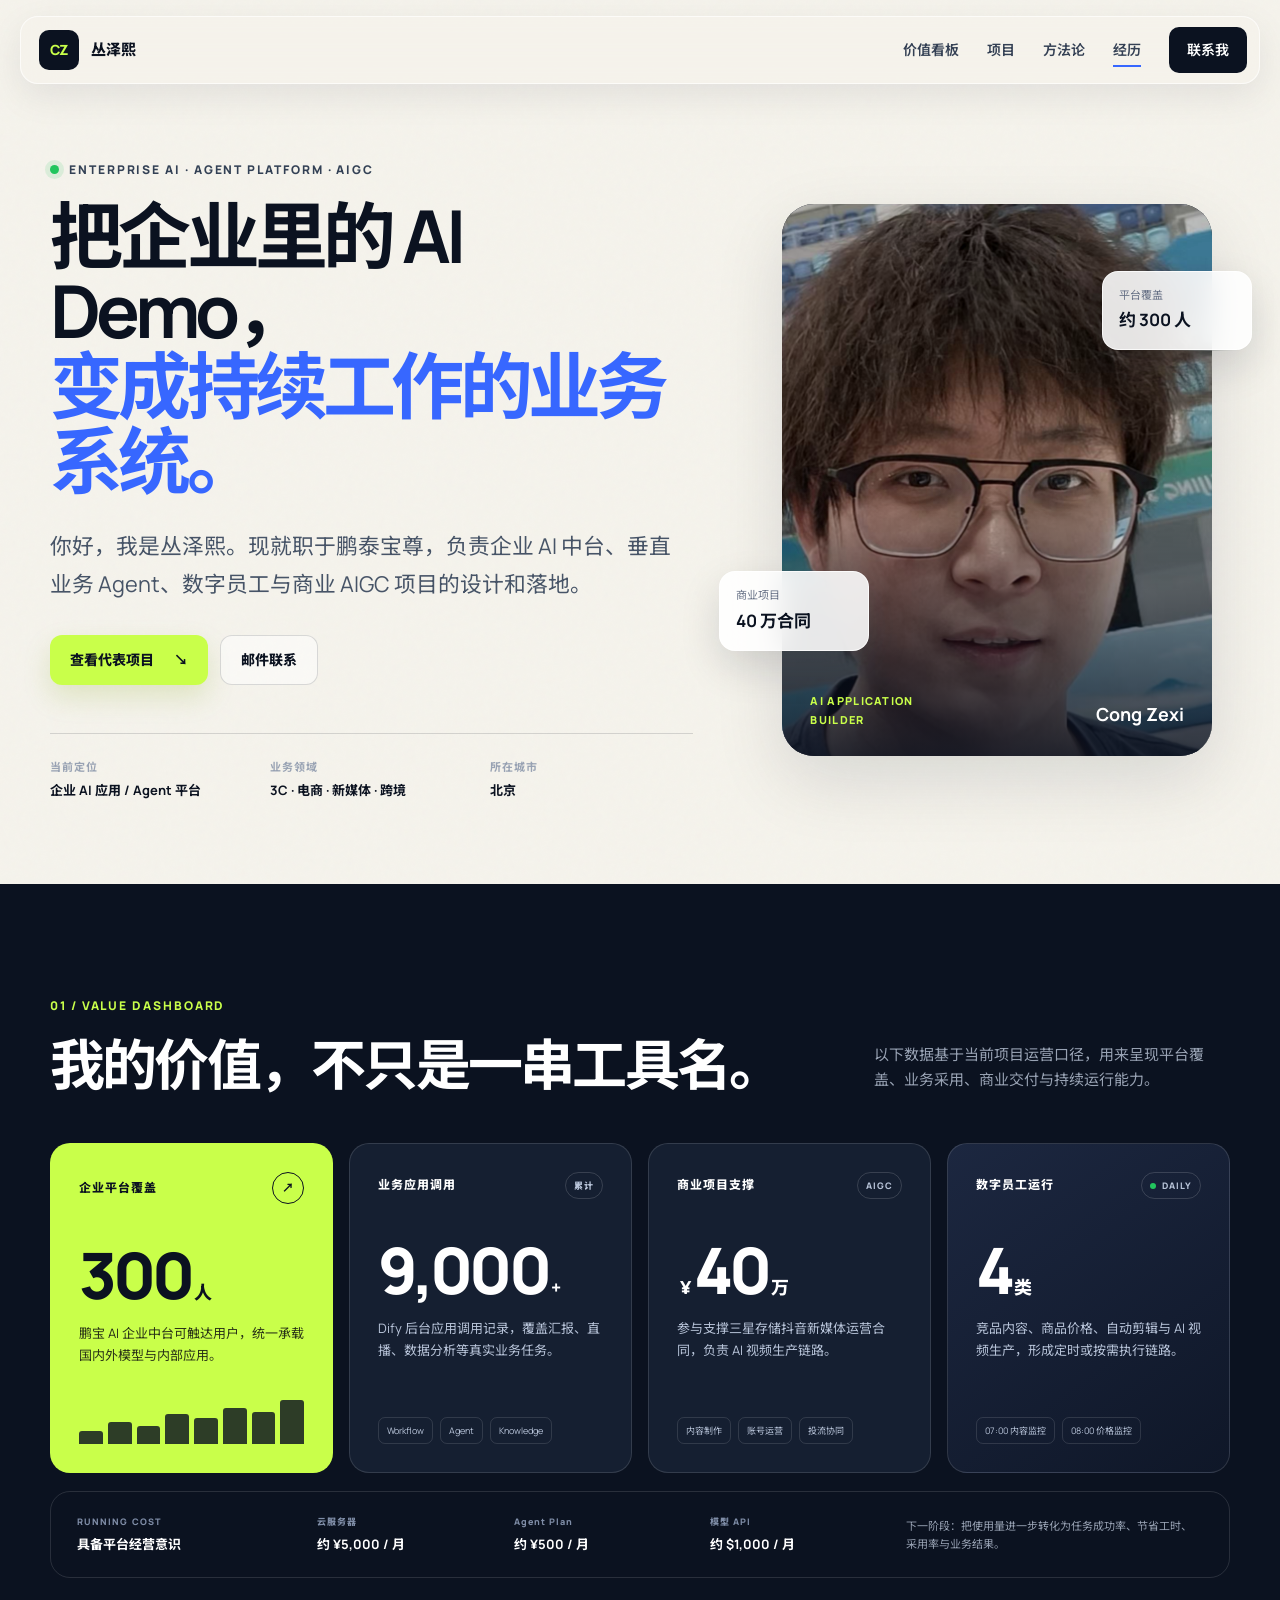
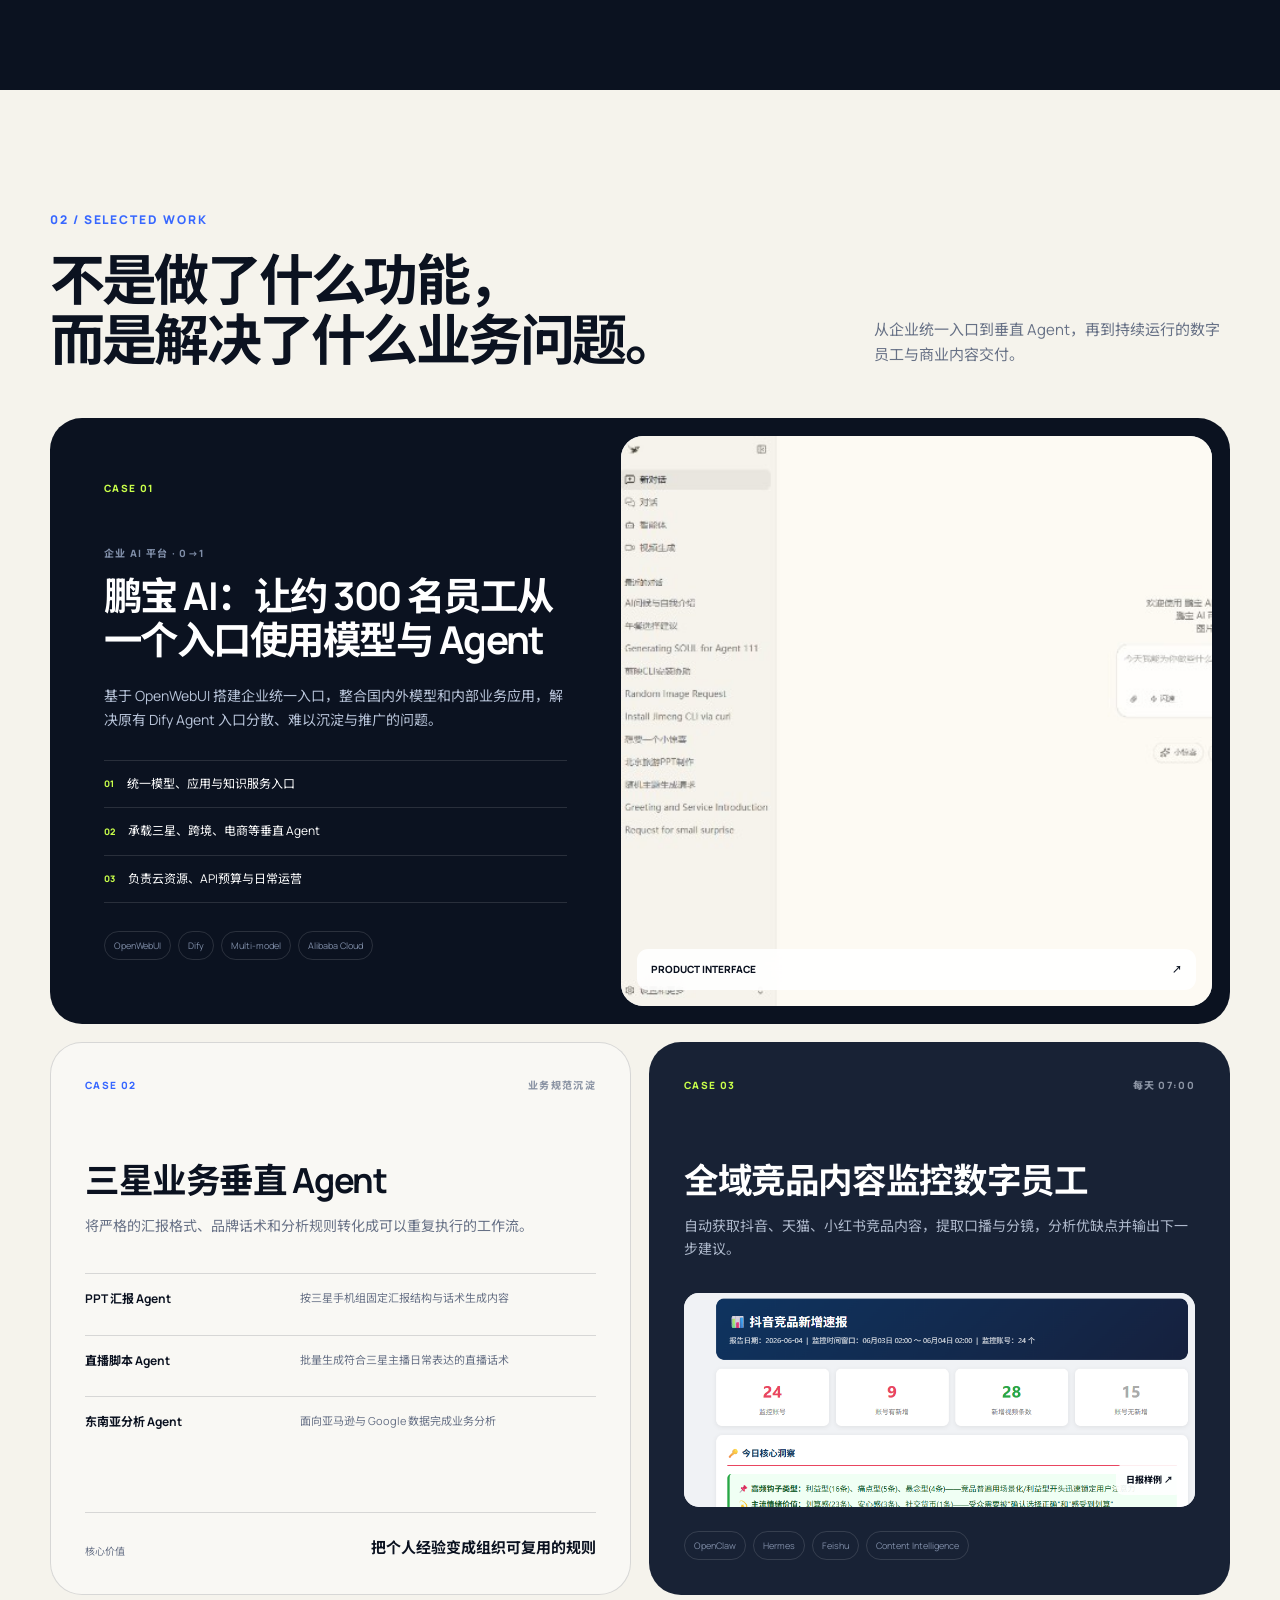
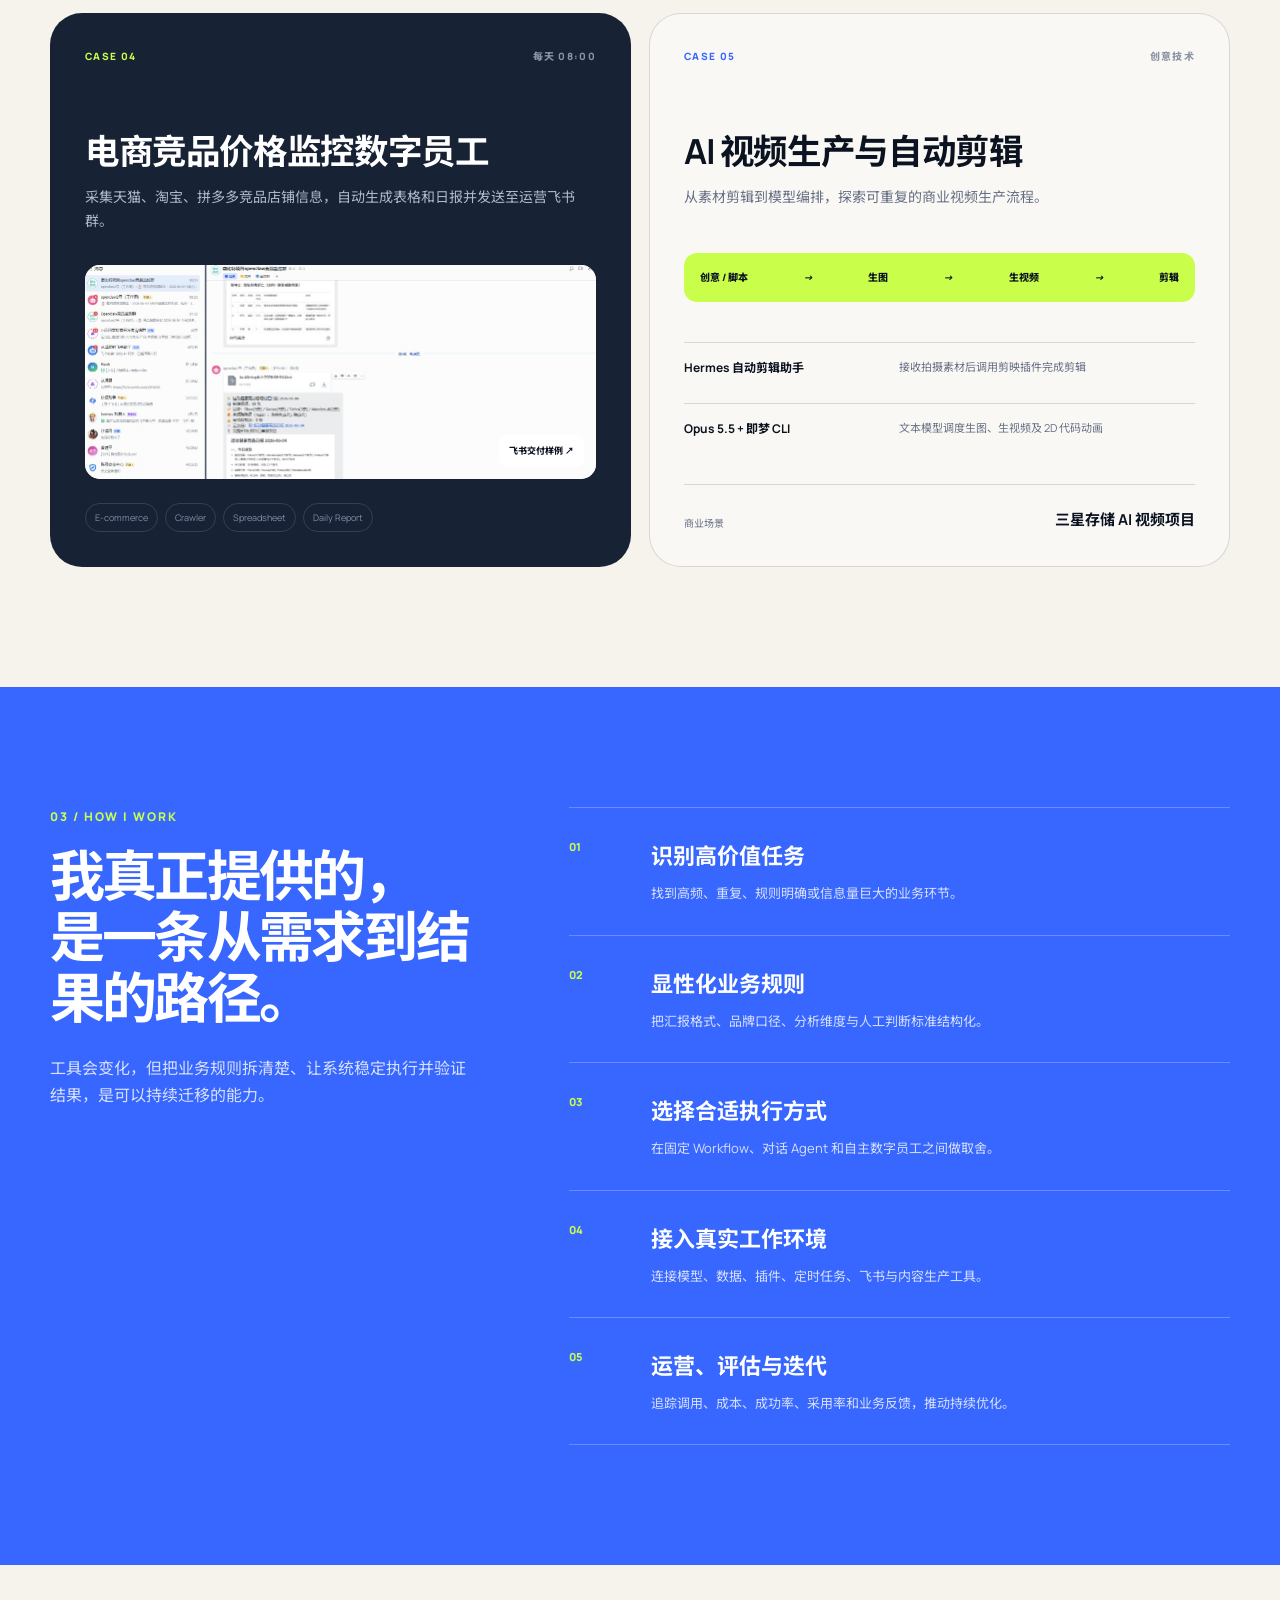
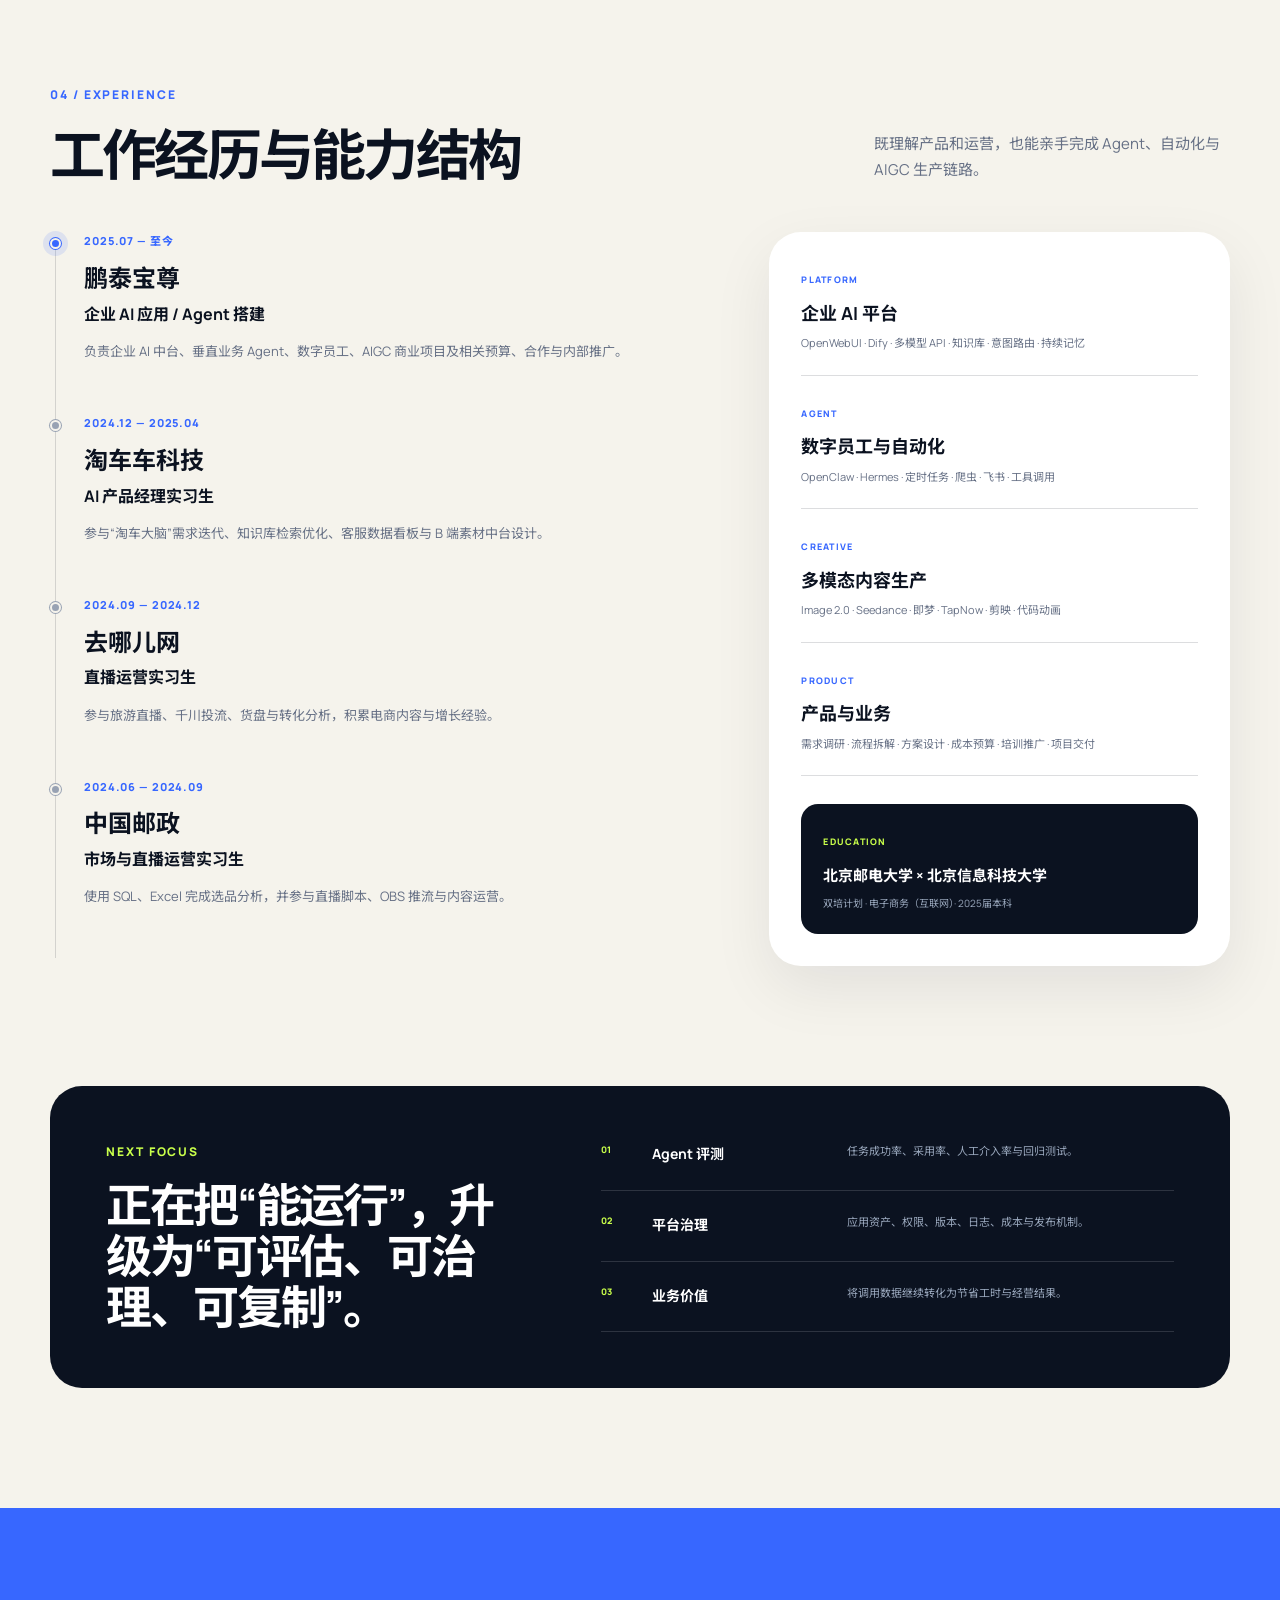
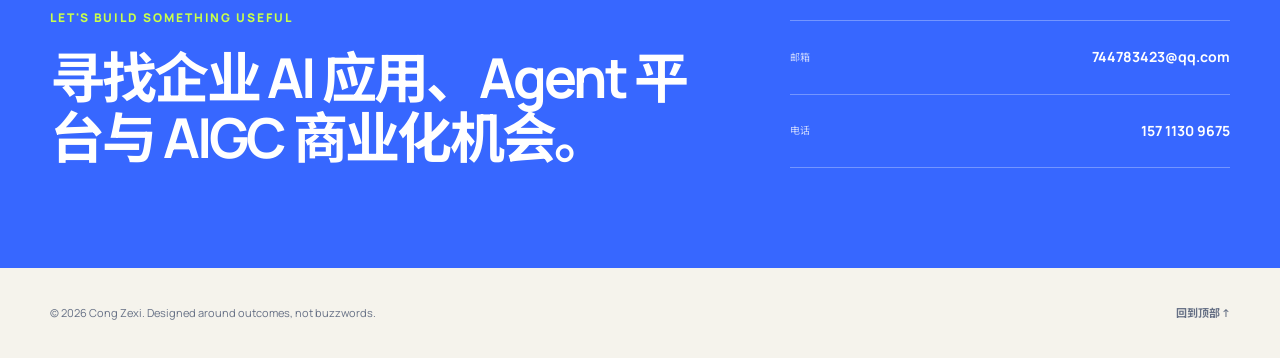
<file: index.html>
<!doctype html>
<html lang="zh-CN">
<head>
  <meta charset="utf-8">
  <meta name="viewport" content="width=device-width, initial-scale=1">
  <meta name="description" content="丛泽熙｜企业 AI 应用架构、Agent 平台与 AIGC 商业化作品集">
  <meta name="theme-color" content="#0b1220">
  <title>丛泽熙｜企业 AI 应用与 Agent 平台</title>
  <link rel="icon" href="data:image/svg+xml,%3Csvg xmlns='http://www.w3.org/2000/svg' viewBox='0 0 64 64'%3E%3Crect width='64' height='64' rx='14' fill='%230b1220'/%3E%3Ctext x='32' y='40' text-anchor='middle' font-family='Arial' font-size='24' font-weight='700' fill='%23c9ff4a'%3ECZ%3C/text%3E%3C/svg%3E">
  <link rel="preconnect" href="https://fonts.googleapis.com">
  <link rel="preconnect" href="https://fonts.gstatic.com" crossorigin>
  <link href="https://fonts.googleapis.com/css2?family=Manrope:wght@400;500;600;700;800&family=Noto+Sans+SC:wght@400;500;600;700;800&display=swap" rel="stylesheet">
  <link rel="stylesheet" href="styles.css">
</head>
<body>
  <a class="skip-link" href="#main">跳到主要内容</a>

  <header class="topbar" id="top">
    <a class="brand" href="#top" aria-label="返回顶部">
      <span class="brand-mark">CZ</span>
      <span class="brand-name">丛泽熙</span>
    </a>
    <button class="nav-toggle" type="button" aria-expanded="false" aria-controls="site-nav">
      <span></span><span></span>
      <span class="sr-only">打开导航</span>
    </button>
    <nav class="site-nav" id="site-nav" aria-label="页面导航">
      <a href="#value">价值看板</a>
      <a href="#projects">项目</a>
      <a href="#method">方法论</a>
      <a href="#experience">经历</a>
      <a class="nav-cta" href="#contact">联系我</a>
    </nav>
  </header>

  <main id="main">
    <section class="hero shell" aria-labelledby="hero-title">
      <div class="hero-copy reveal">
        <p class="eyebrow"><span class="status-dot"></span> Enterprise AI · Agent Platform · AIGC</p>
        <h1 id="hero-title">把企业里的 AI Demo，<br><em>变成持续工作的业务系统。</em></h1>
        <p class="hero-lead">你好，我是丛泽熙。现就职于鹏泰宝尊，负责企业 AI 中台、垂直业务 Agent、数字员工与商业 AIGC 项目的设计和落地。</p>
        <div class="hero-actions">
          <a class="button button-primary" href="#projects">查看代表项目 <span aria-hidden="true">↘</span></a>
          <a class="button button-secondary" href="mailto:744783423@qq.com">邮件联系</a>
        </div>
        <dl class="hero-meta">
          <div><dt>当前定位</dt><dd>企业 AI 应用 / Agent 平台</dd></div>
          <div><dt>业务领域</dt><dd>3C · 电商 · 新媒体 · 跨境</dd></div>
          <div><dt>所在城市</dt><dd>北京</dd></div>
        </dl>
      </div>

      <div class="hero-visual reveal delay-1">
        <div class="portrait-card">
          <div class="portrait-grid" aria-hidden="true"></div>
          <img src="assets/profile.png" alt="丛泽熙个人照片" width="427" height="932">
          <div class="portrait-caption">
            <span>AI Application Builder</span>
            <strong>Cong Zexi</strong>
          </div>
        </div>
        <div class="floating-note note-top">
          <span>平台覆盖</span>
          <strong>约 300 人</strong>
        </div>
        <div class="floating-note note-bottom">
          <span>商业项目</span>
          <strong>40 万合同</strong>
        </div>
      </div>
    </section>

    <section class="value-section" id="value" aria-labelledby="value-title">
      <div class="shell">
        <div class="section-heading reveal">
          <div>
            <p class="section-kicker">01 / VALUE DASHBOARD</p>
            <h2 id="value-title">我的价值，不只是一串工具名。</h2>
          </div>
          <p>以下数据基于当前项目运营口径，用来呈现平台覆盖、业务采用、商业交付与持续运行能力。</p>
        </div>

        <div class="metric-grid">
          <article class="metric-card metric-primary reveal">
            <div class="metric-head"><span>企业平台覆盖</span><span class="metric-icon">↗</span></div>
            <p class="metric-number"><span data-count="300">300</span><small>人</small></p>
            <p class="metric-desc">鹏宝 AI 企业中台可触达用户，统一承载国内外模型与内部应用。</p>
            <div class="sparkline" aria-hidden="true"><i></i><i></i><i></i><i></i><i></i><i></i><i></i><i></i></div>
          </article>
          <article class="metric-card reveal delay-1">
            <div class="metric-head"><span>业务应用调用</span><span class="metric-tag">累计</span></div>
            <p class="metric-number"><span data-count="9000">9,000</span><small>+</small></p>
            <p class="metric-desc">Dify 后台应用调用记录，覆盖汇报、直播、数据分析等真实业务任务。</p>
            <div class="metric-foot"><span>Workflow</span><span>Agent</span><span>Knowledge</span></div>
          </article>
          <article class="metric-card reveal delay-2">
            <div class="metric-head"><span>商业项目支撑</span><span class="metric-tag">AIGC</span></div>
            <p class="metric-number"><small>¥</small><span data-count="40">40</span><small>万</small></p>
            <p class="metric-desc">参与支撑三星存储抖音新媒体运营合同，负责 AI 视频生产链路。</p>
            <div class="metric-foot"><span>内容制作</span><span>账号运营</span><span>投流协同</span></div>
          </article>
          <article class="metric-card metric-dark reveal delay-3">
            <div class="metric-head"><span>数字员工运行</span><span class="live-chip"><b></b> Daily</span></div>
            <p class="metric-number"><span data-count="4">4</span><small>类</small></p>
            <p class="metric-desc">竞品内容、商品价格、自动剪辑与 AI 视频生产，形成定时或按需执行链路。</p>
            <div class="schedule-row"><span>07:00 内容监控</span><span>08:00 价格监控</span></div>
          </article>
        </div>

        <div class="ops-strip reveal">
          <div class="ops-label"><span>RUNNING COST</span><strong>具备平台经营意识</strong></div>
          <div class="ops-item"><span>云服务器</span><strong>约 ¥5,000 / 月</strong></div>
          <div class="ops-item"><span>Agent Plan</span><strong>约 ¥500 / 月</strong></div>
          <div class="ops-item"><span>模型 API</span><strong>约 $1,000 / 月</strong></div>
          <p>下一阶段：把使用量进一步转化为任务成功率、节省工时、采用率与业务结果。</p>
        </div>
      </div>
    </section>

    <section class="projects-section shell" id="projects" aria-labelledby="projects-title">
      <div class="section-heading reveal">
        <div>
          <p class="section-kicker">02 / SELECTED WORK</p>
          <h2 id="projects-title">不是做了什么功能，<br>而是解决了什么业务问题。</h2>
        </div>
        <p>从企业统一入口到垂直 Agent，再到持续运行的数字员工与商业内容交付。</p>
      </div>

      <article class="project-feature reveal">
        <div class="project-copy">
          <div class="project-index">CASE 01</div>
          <p class="project-type">企业 AI 平台 · 0→1</p>
          <h3>鹏宝 AI：让约 300 名员工从一个入口使用模型与 Agent</h3>
          <p>基于 OpenWebUI 搭建企业统一入口，整合国内外模型和内部业务应用，解决原有 Dify Agent 入口分散、难以沉淀与推广的问题。</p>
          <ul class="project-points">
            <li><span>01</span>统一模型、应用与知识服务入口</li>
            <li><span>02</span>承载三星、跨境、电商等垂直 Agent</li>
            <li><span>03</span>负责云资源、API预算与日常运营</li>
          </ul>
          <div class="project-tags"><span>OpenWebUI</span><span>Dify</span><span>Multi-model</span><span>Alibaba Cloud</span></div>
        </div>
        <button class="project-image image-button" type="button" data-lightbox="assets/projects/pengbao-chat.png" aria-label="放大查看鹏宝 AI 界面">
          <img src="assets/projects/pengbao-chat.png" alt="鹏宝 AI 对话界面" width="1024" height="487" loading="lazy">
          <span class="image-label">Product Interface <b>↗</b></span>
        </button>
      </article>

      <div class="project-grid">
        <article class="project-card reveal">
          <div class="card-topline"><span>CASE 02</span><span>业务规范沉淀</span></div>
          <h3>三星业务垂直 Agent</h3>
          <p>将严格的汇报格式、品牌话术和分析规则转化成可以重复执行的工作流。</p>
          <div class="case-list">
            <div><strong>PPT 汇报 Agent</strong><span>按三星手机组固定汇报结构与话术生成内容</span></div>
            <div><strong>直播脚本 Agent</strong><span>批量生成符合三星主播日常表达的直播话术</span></div>
            <div><strong>东南亚分析 Agent</strong><span>面向亚马逊与 Google 数据完成业务分析</span></div>
          </div>
          <div class="card-outcome"><span>核心价值</span><strong>把个人经验变成组织可复用的规则</strong></div>
        </article>

        <article class="project-card project-card-visual reveal delay-1">
          <div class="card-topline"><span>CASE 03</span><span>每天 07:00</span></div>
          <h3>全域竞品内容监控数字员工</h3>
          <p>自动获取抖音、天猫、小红书竞品内容，提取口播与分镜，分析优缺点并输出下一步建议。</p>
          <button class="inline-shot image-button" type="button" data-lightbox="assets/projects/monitor-douyin-report.png" aria-label="放大查看竞品监控日报">
            <img src="assets/projects/monitor-douyin-report.png" alt="竞品监控日报截图" width="919" height="899" loading="lazy">
            <span>日报样例 ↗</span>
          </button>
          <div class="project-tags"><span>OpenClaw</span><span>Hermes</span><span>Feishu</span><span>Content Intelligence</span></div>
        </article>

        <article class="project-card project-card-visual reveal">
          <div class="card-topline"><span>CASE 04</span><span>每天 08:00</span></div>
          <h3>电商竞品价格监控数字员工</h3>
          <p>采集天猫、淘宝、拼多多竞品店铺信息，自动生成表格和日报并发送至运营飞书群。</p>
          <button class="inline-shot image-button" type="button" data-lightbox="assets/projects/monitor-feishu.png" aria-label="放大查看飞书日报">
            <img src="assets/projects/monitor-feishu.png" alt="飞书竞品日报截图" width="1024" height="499" loading="lazy">
            <span>飞书交付样例 ↗</span>
          </button>
          <div class="project-tags"><span>E-commerce</span><span>Crawler</span><span>Spreadsheet</span><span>Daily Report</span></div>
        </article>

        <article class="project-card reveal delay-1">
          <div class="card-topline"><span>CASE 05</span><span>创意技术</span></div>
          <h3>AI 视频生产与自动剪辑</h3>
          <p>从素材剪辑到模型编排，探索可重复的商业视频生产流程。</p>
          <div class="pipeline" aria-label="视频生产流程">
            <span>创意 / 脚本</span><i>→</i><span>生图</span><i>→</i><span>生视频</span><i>→</i><span>剪辑</span>
          </div>
          <div class="case-list compact">
            <div><strong>Hermes 自动剪辑助手</strong><span>接收拍摄素材后调用剪映插件完成剪辑</span></div>
            <div><strong>Opus 5.5 + 即梦 CLI</strong><span>文本模型调度生图、生视频及 2D 代码动画</span></div>
          </div>
          <div class="card-outcome"><span>商业场景</span><strong>三星存储 AI 视频项目</strong></div>
        </article>
      </div>
    </section>

    <section class="method-section" id="method" aria-labelledby="method-title">
      <div class="shell method-layout">
        <div class="method-intro reveal">
          <p class="section-kicker">03 / HOW I WORK</p>
          <h2 id="method-title">我真正提供的，<br>是一条从需求到结果的路径。</h2>
          <p>工具会变化，但把业务规则拆清楚、让系统稳定执行并验证结果，是可以持续迁移的能力。</p>
        </div>
        <ol class="method-list">
          <li class="reveal"><span>01</span><div><h3>识别高价值任务</h3><p>找到高频、重复、规则明确或信息量巨大的业务环节。</p></div></li>
          <li class="reveal"><span>02</span><div><h3>显性化业务规则</h3><p>把汇报格式、品牌口径、分析维度与人工判断标准结构化。</p></div></li>
          <li class="reveal"><span>03</span><div><h3>选择合适执行方式</h3><p>在固定 Workflow、对话 Agent 和自主数字员工之间做取舍。</p></div></li>
          <li class="reveal"><span>04</span><div><h3>接入真实工作环境</h3><p>连接模型、数据、插件、定时任务、飞书与内容生产工具。</p></div></li>
          <li class="reveal"><span>05</span><div><h3>运营、评估与迭代</h3><p>追踪调用、成本、成功率、采用率和业务反馈，推动持续优化。</p></div></li>
        </ol>
      </div>
    </section>

    <section class="experience-section shell" id="experience" aria-labelledby="experience-title">
      <div class="section-heading reveal">
        <div>
          <p class="section-kicker">04 / EXPERIENCE</p>
          <h2 id="experience-title">工作经历与能力结构</h2>
        </div>
        <p>既理解产品和运营，也能亲手完成 Agent、自动化与 AIGC 生产链路。</p>
      </div>

      <div class="experience-layout">
        <div class="timeline">
          <article class="timeline-item current reveal">
            <div class="timeline-dot"></div>
            <div class="timeline-date">2025.07 — 至今</div>
            <h3>鹏泰宝尊</h3>
            <p class="timeline-role">企业 AI 应用 / Agent 搭建</p>
            <p>负责企业 AI 中台、垂直业务 Agent、数字员工、AIGC 商业项目及相关预算、合作与内部推广。</p>
          </article>
          <article class="timeline-item reveal">
            <div class="timeline-dot"></div>
            <div class="timeline-date">2024.12 — 2025.04</div>
            <h3>淘车车科技</h3>
            <p class="timeline-role">AI 产品经理实习生</p>
            <p>参与“淘车大脑”需求迭代、知识库检索优化、客服数据看板与 B 端素材中台设计。</p>
          </article>
          <article class="timeline-item reveal">
            <div class="timeline-dot"></div>
            <div class="timeline-date">2024.09 — 2024.12</div>
            <h3>去哪儿网</h3>
            <p class="timeline-role">直播运营实习生</p>
            <p>参与旅游直播、千川投流、货盘与转化分析，积累电商内容与增长经验。</p>
          </article>
          <article class="timeline-item reveal">
            <div class="timeline-dot"></div>
            <div class="timeline-date">2024.06 — 2024.09</div>
            <h3>中国邮政</h3>
            <p class="timeline-role">市场与直播运营实习生</p>
            <p>使用 SQL、Excel 完成选品分析，并参与直播脚本、OBS 推流与内容运营。</p>
          </article>
        </div>

        <aside class="capability-panel reveal">
          <div class="capability-block">
            <span class="cap-label">PLATFORM</span>
            <h3>企业 AI 平台</h3>
            <p>OpenWebUI · Dify · 多模型 API · 知识库 · 意图路由 · 持续记忆</p>
          </div>
          <div class="capability-block">
            <span class="cap-label">AGENT</span>
            <h3>数字员工与自动化</h3>
            <p>OpenClaw · Hermes · 定时任务 · 爬虫 · 飞书 · 工具调用</p>
          </div>
          <div class="capability-block">
            <span class="cap-label">CREATIVE</span>
            <h3>多模态内容生产</h3>
            <p>Image 2.0 · Seedance · 即梦 · TapNow · 剪映 · 代码动画</p>
          </div>
          <div class="capability-block">
            <span class="cap-label">PRODUCT</span>
            <h3>产品与业务</h3>
            <p>需求调研 · 流程拆解 · 方案设计 · 成本预算 · 培训推广 · 项目交付</p>
          </div>
          <div class="education-card">
            <span>EDUCATION</span>
            <strong>北京邮电大学 × 北京信息科技大学</strong>
            <p>双培计划 · 电子商务（互联网）· 2025届本科</p>
          </div>
        </aside>
      </div>
    </section>

    <section class="next-section shell reveal" aria-labelledby="next-title">
      <div>
        <p class="section-kicker">NEXT FOCUS</p>
        <h2 id="next-title">正在把“能运行”，升级为“可评估、可治理、可复制”。</h2>
      </div>
      <div class="next-grid">
        <div><span>01</span><strong>Agent 评测</strong><p>任务成功率、采用率、人工介入率与回归测试。</p></div>
        <div><span>02</span><strong>平台治理</strong><p>应用资产、权限、版本、日志、成本与发布机制。</p></div>
        <div><span>03</span><strong>业务价值</strong><p>将调用数据继续转化为节省工时与经营结果。</p></div>
      </div>
    </section>

    <section class="contact-section" id="contact" aria-labelledby="contact-title">
      <div class="shell contact-layout reveal">
        <div>
          <p class="section-kicker">LET'S BUILD SOMETHING USEFUL</p>
          <h2 id="contact-title">寻找企业 AI 应用、Agent 平台与 AIGC 商业化机会。</h2>
        </div>
        <div class="contact-actions">
          <a href="mailto:744783423@qq.com"><span>邮箱</span><strong>744783423@qq.com</strong></a>
          <a href="tel:15711309675"><span>电话</span><strong>157 1130 9675</strong></a>
        </div>
      </div>
    </section>
  </main>

  <footer class="footer shell">
    <p>© 2026 Cong Zexi. Designed around outcomes, not buzzwords.</p>
    <a href="#top">回到顶部 ↑</a>
  </footer>

  <dialog class="lightbox" aria-label="项目图片预览">
    <button class="lightbox-close" type="button" aria-label="关闭预览">×</button>
    <img alt="项目图片放大预览">
  </dialog>

  <script src="app.js"></script>
</body>
</html>
</file>
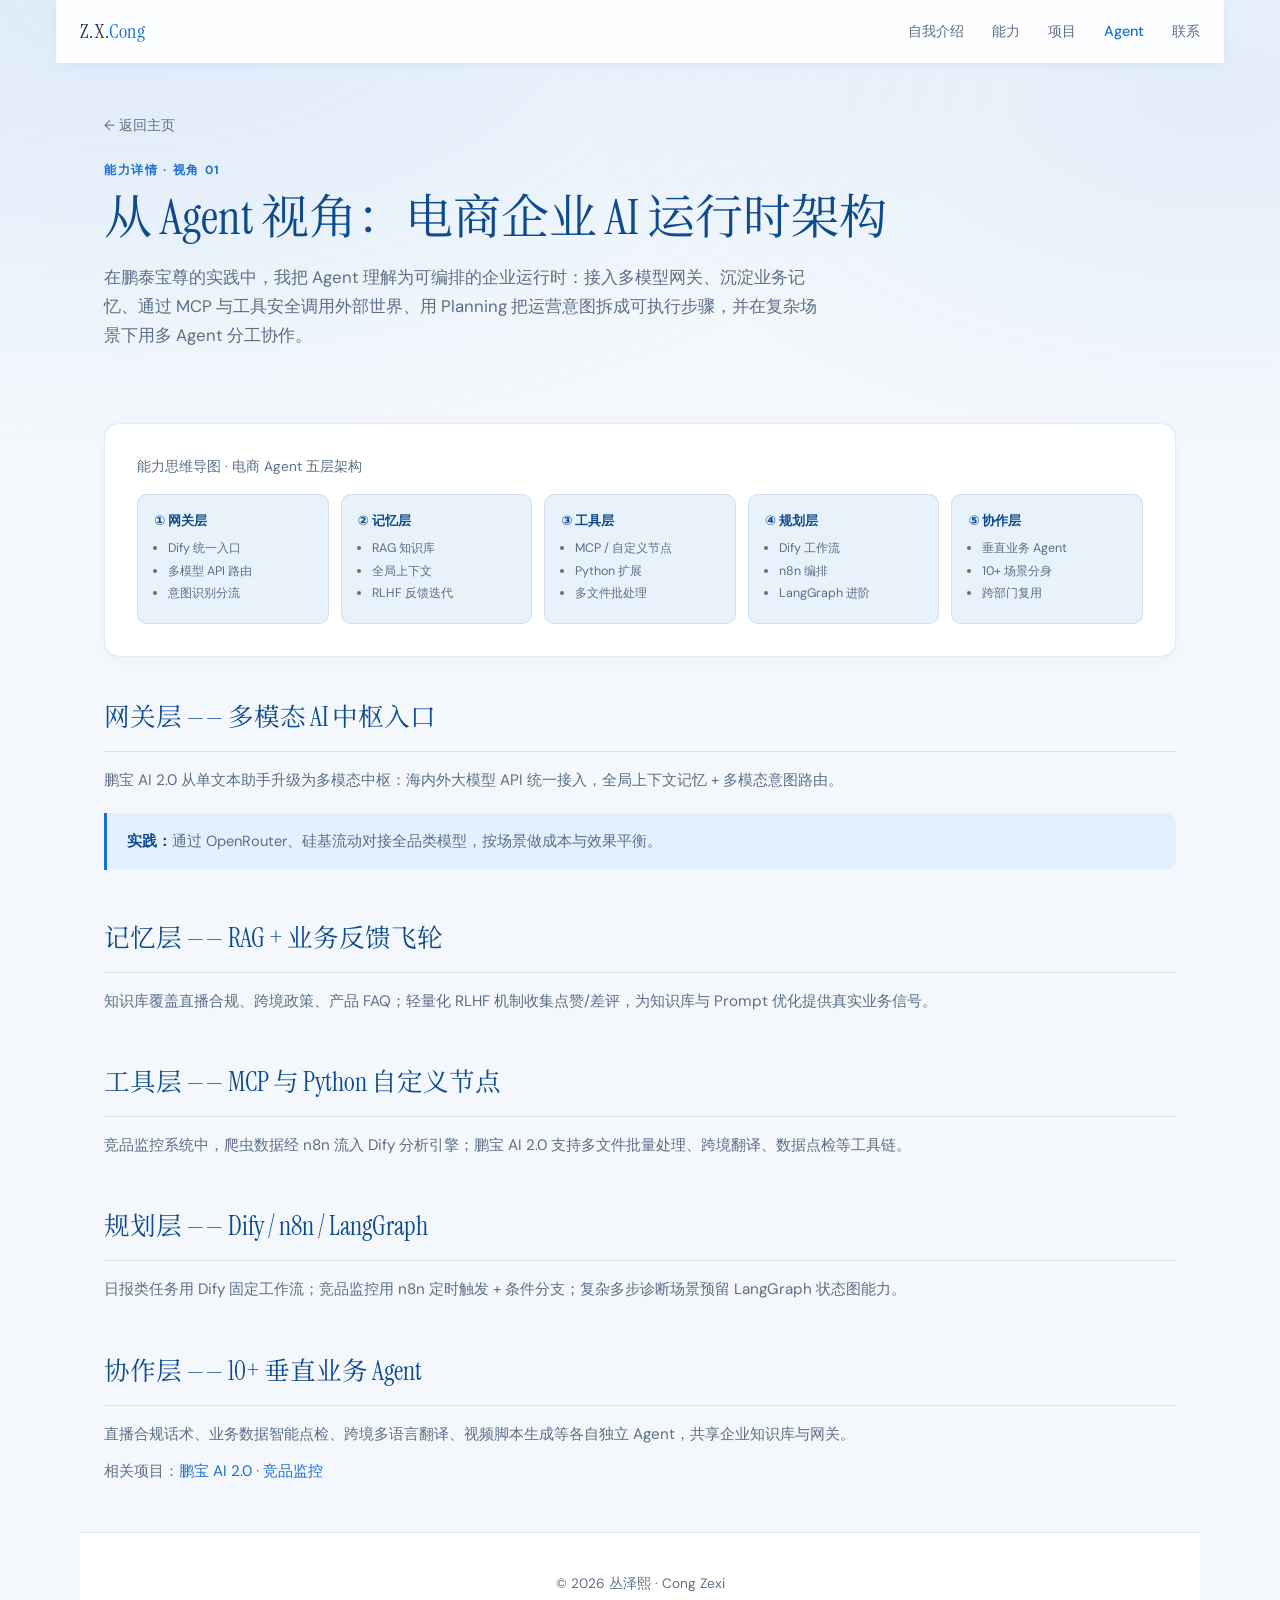
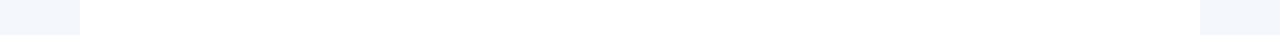
<file: capabilities/agent.html>
<!DOCTYPE html>
<html lang="zh-CN">
<head>
  <meta charset="UTF-8" />
  <meta name="viewport" content="width=device-width, initial-scale=1.0" />
  <title>能力详情 · Agent 视角 — 丛泽熙</title>
  <link rel="stylesheet" href="../css/main.css" />
</head>
<body>
  <nav class="site-nav">
    <a class="brand" href="../index.html">Z.X.<span>Cong</span></a>
    <button class="nav-toggle" aria-label="菜单">☰</button>
    <ul class="nav-links">
      <li><a href="../index.html#about">自我介绍</a></li>
      <li><a href="../index.html#capabilities">能力</a></li>
      <li><a href="../index.html#projects">项目</a></li>
      <li><a href="agent.html" class="active">Agent</a></li>
      <li><a href="../index.html#contact">联系</a></li>
    </ul>
  </nav>

  <main class="wrap">
    <header class="page-hero">
      <a class="back-link" href="../index.html">← 返回主页</a>
      <div class="section-label">能力详情 · 视角 01</div>
      <h1>从 Agent 视角：电商企业 AI 运行时架构</h1>
      <p class="page-lead">
        在鹏泰宝尊的实践中，我把 Agent 理解为可编排的企业运行时：接入多模型网关、沉淀业务记忆、通过 MCP 与工具安全调用外部世界、用 Planning 把运营意图拆成可执行步骤，并在复杂场景下用多 Agent 分工协作。
      </p>
    </header>

    <div class="mindmap">
      <p style="font-size:0.85rem;color:var(--text-muted);margin-bottom:16px;">能力思维导图 · 电商 Agent 五层架构</p>
      <div class="mindmap-inner">
        <div class="mm-node"><h4>① 网关层</h4><ul><li>Dify 统一入口</li><li>多模型 API 路由</li><li>意图识别分流</li></ul></div>
        <div class="mm-node"><h4>② 记忆层</h4><ul><li>RAG 知识库</li><li>全局上下文</li><li>RLHF 反馈迭代</li></ul></div>
        <div class="mm-node"><h4>③ 工具层</h4><ul><li>MCP / 自定义节点</li><li>Python 扩展</li><li>多文件批处理</li></ul></div>
        <div class="mm-node"><h4>④ 规划层</h4><ul><li>Dify 工作流</li><li>n8n 编排</li><li>LangGraph 进阶</li></ul></div>
        <div class="mm-node"><h4>⑤ 协作层</h4><ul><li>垂直业务 Agent</li><li>10+ 场景分身</li><li>跨部门复用</li></ul></div>
      </div>
    </div>

    <article class="content-block">
      <h2>网关层 —— 多模态 AI 中枢入口</h2>
      <p>鹏宝 AI 2.0 从单文本助手升级为多模态中枢：海内外大模型 API 统一接入，全局上下文记忆 + 多模态意图路由。</p>
      <div class="highlight-box"><strong>实践：</strong>通过 OpenRouter、硅基流动对接全品类模型，按场景做成本与效果平衡。</div>
    </article>

    <article class="content-block">
      <h2>记忆层 —— RAG + 业务反馈飞轮</h2>
      <p>知识库覆盖直播合规、跨境政策、产品 FAQ；轻量化 RLHF 机制收集点赞/差评，为知识库与 Prompt 优化提供真实业务信号。</p>
    </article>

    <article class="content-block">
      <h2>工具层 —— MCP 与 Python 自定义节点</h2>
      <p>竞品监控系统中，爬虫数据经 n8n 流入 Dify 分析引擎；鹏宝 AI 2.0 支持多文件批量处理、跨境翻译、数据点检等工具链。</p>
    </article>

    <article class="content-block">
      <h2>规划层 —— Dify / n8n / LangGraph</h2>
      <p>日报类任务用 Dify 固定工作流；竞品监控用 n8n 定时触发 + 条件分支；复杂多步诊断场景预留 LangGraph 状态图能力。</p>
    </article>

    <article class="content-block">
      <h2>协作层 —— 10+ 垂直业务 Agent</h2>
      <p>直播合规话术、业务数据智能点检、跨境多语言翻译、视频脚本生成等各自独立 Agent，共享企业知识库与网关。</p>
      <p>相关项目：<a href="../projects/pengbao-ai2.html">鹏宝 AI 2.0</a> · <a href="../projects/competitor-monitor.html">竞品监控</a></p>
    </article>
  </main>

  <footer class="site-footer wrap">© 2026 丛泽熙 · Cong Zexi</footer>
  <script src="../js/main.js"></script>
</body>
</html>
</file>
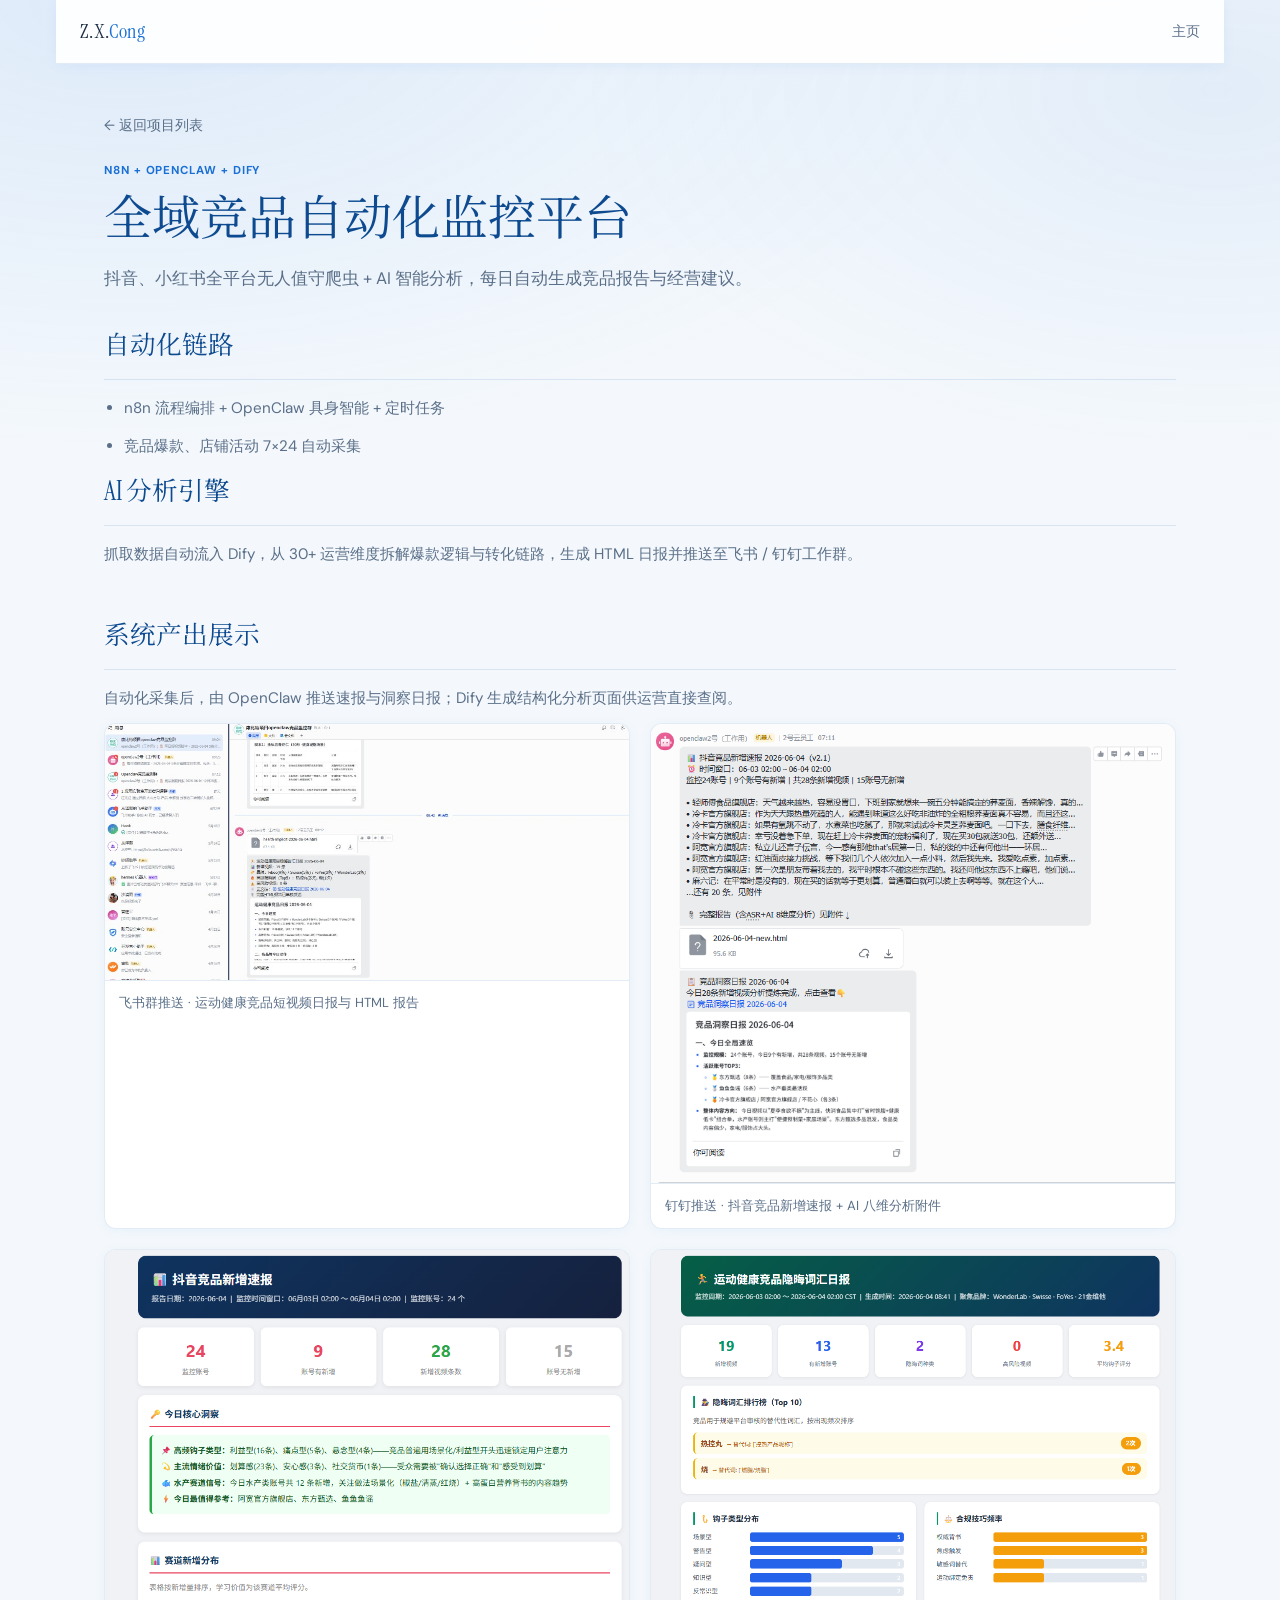
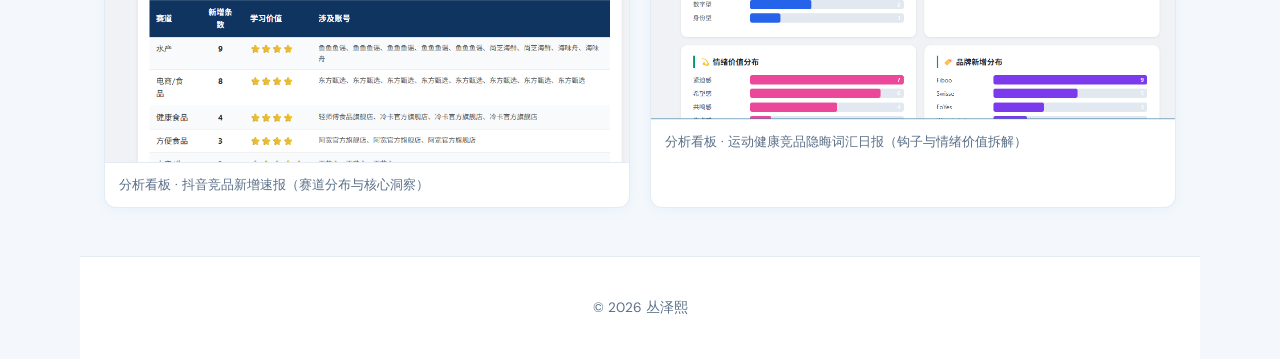
<file: projects/competitor-monitor.html>
<!DOCTYPE html>
<html lang="zh-CN">
<head>
  <meta charset="UTF-8" />
  <meta name="viewport" content="width=device-width, initial-scale=1.0" />
  <title>竞品监控平台 — 丛泽熙</title>
  <link rel="stylesheet" href="../css/main.css" />
</head>
<body>
  <nav class="site-nav">
    <a class="brand" href="../index.html">Z.X.<span>Cong</span></a>
    <button class="nav-toggle" aria-label="菜单">☰</button>
    <ul class="nav-links"><li><a href="../index.html">主页</a></li></ul>
  </nav>
  <main class="wrap">
    <header class="page-hero">
      <a class="back-link" href="../index.html#projects">← 返回项目列表</a>
      <div class="proj-tag">n8n + OpenClaw + Dify</div>
      <h1>全域竞品自动化监控平台</h1>
      <p class="page-lead">抖音、小红书全平台无人值守爬虫 + AI 智能分析，每日自动生成竞品报告与经营建议。</p>
    </header>
    <article class="content-block">
      <h2>自动化链路</h2>
      <ul>
        <li>n8n 流程编排 + OpenClaw 具身智能 + 定时任务</li>
        <li>竞品爆款、店铺活动 7×24 自动采集</li>
      </ul>
      <h2>AI 分析引擎</h2>
      <p>抓取数据自动流入 Dify，从 30+ 运营维度拆解爆款逻辑与转化链路，生成 HTML 日报并推送至飞书 / 钉钉工作群。</p>
    </article>

    <article class="content-block">
      <h2>系统产出展示</h2>
      <p class="project-demo-note">自动化采集后，由 OpenClaw 推送速报与洞察日报；Dify 生成结构化分析页面供运营直接查阅。</p>

      <div class="project-gallery project-gallery-4">
        <figure class="project-shot">
          <img src="../images/projects/monitor-feishu.png" alt="飞书群自动推送竞品监控日报" loading="lazy" />
          <figcaption>飞书群推送 · 运动健康竞品短视频日报与 HTML 报告</figcaption>
        </figure>
        <figure class="project-shot">
          <img src="../images/projects/monitor-dingtalk.png" alt="钉钉群抖音竞品新增速报与洞察日报" loading="lazy" />
          <figcaption>钉钉推送 · 抖音竞品新增速报 + AI 八维分析附件</figcaption>
        </figure>
        <figure class="project-shot">
          <img src="../images/projects/monitor-douyin-report.png" alt="抖音竞品新增速报数据看板" loading="lazy" />
          <figcaption>分析看板 · 抖音竞品新增速报（赛道分布与核心洞察）</figcaption>
        </figure>
        <figure class="project-shot">
          <img src="../images/projects/monitor-health-report.png" alt="运动健康竞品隐晦词汇日报" loading="lazy" />
          <figcaption>分析看板 · 运动健康竞品隐晦词汇日报（钩子与情绪价值拆解）</figcaption>
        </figure>
      </div>
    </article>
  </main>
  <footer class="site-footer wrap">© 2026 丛泽熙</footer>
  <script src="../js/main.js"></script>
</body>
</html>
</file>
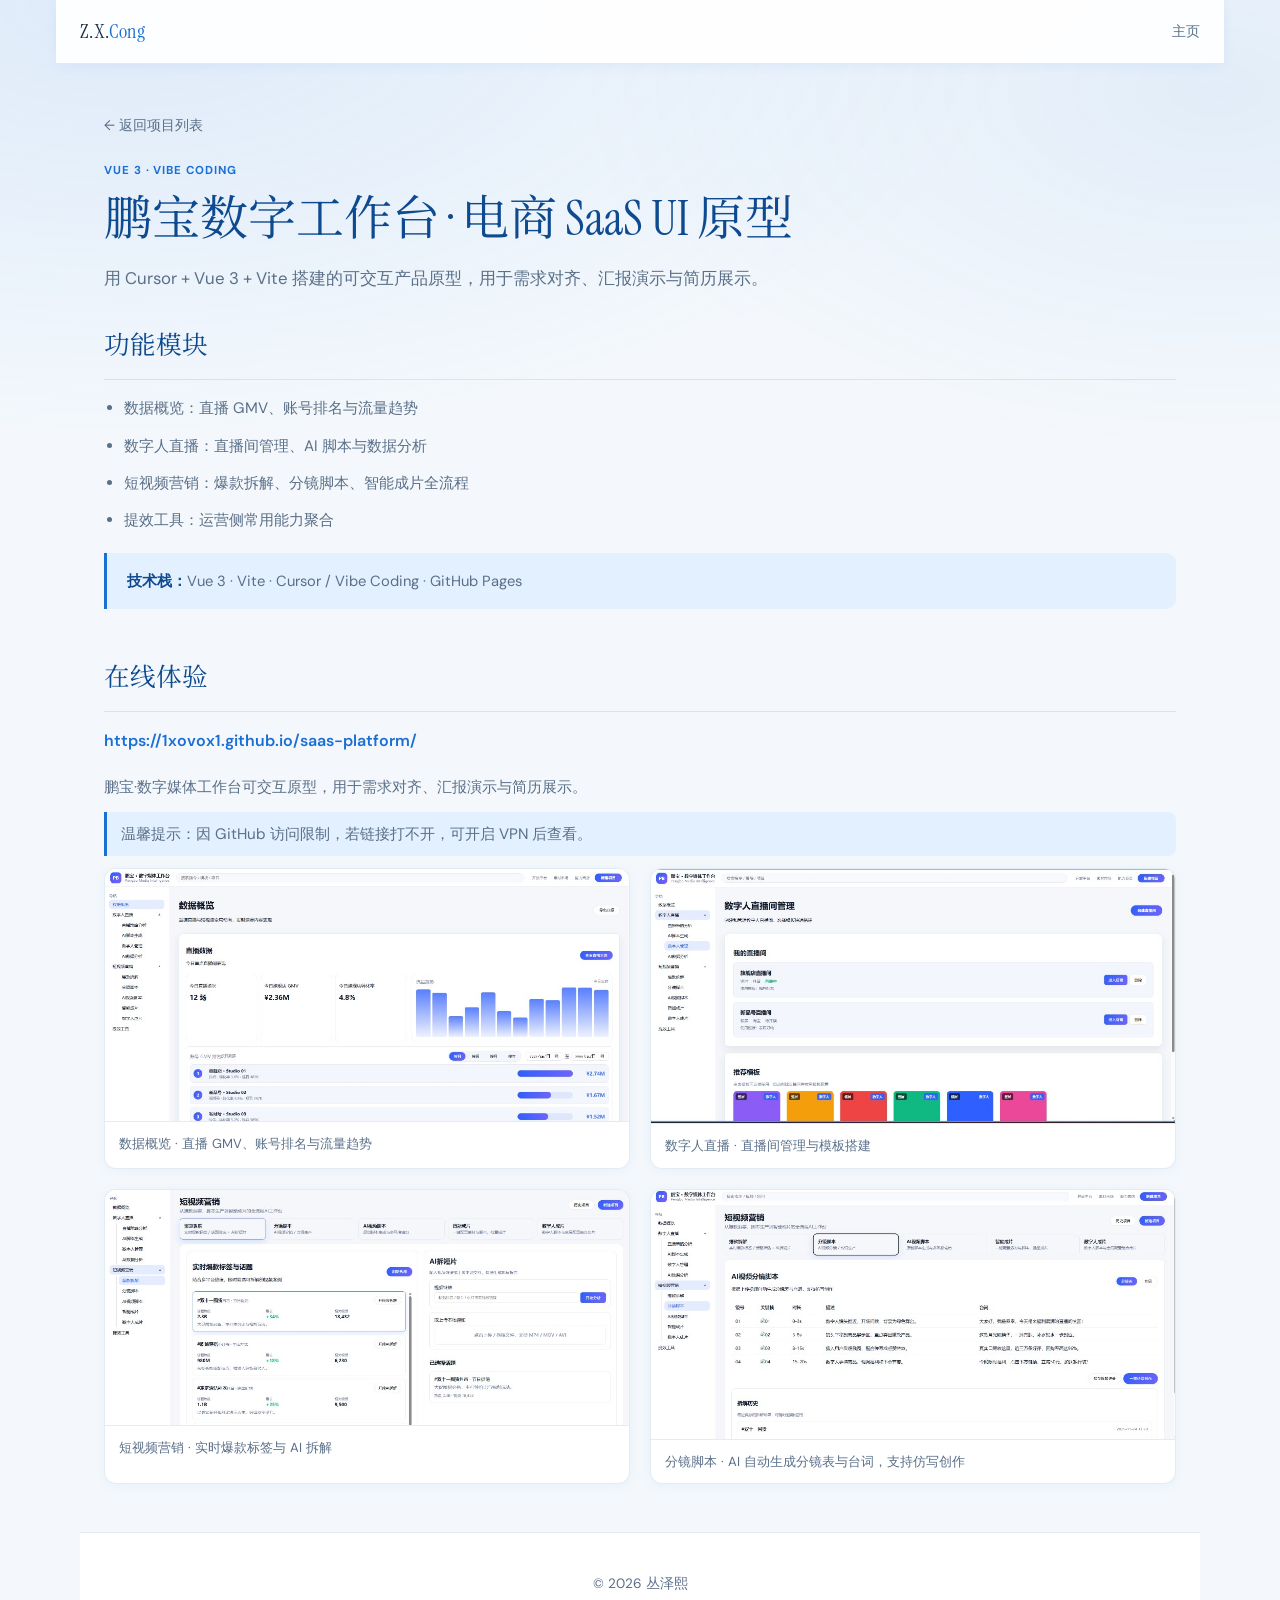
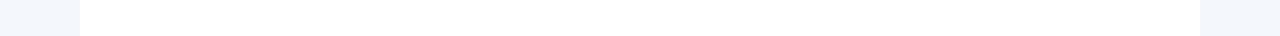
<file: projects/digital-workbench.html>
<!DOCTYPE html>
<html lang="zh-CN">
<head>
  <meta charset="UTF-8" />
  <meta name="viewport" content="width=device-width, initial-scale=1.0" />
  <title>鹏宝数字工作台 — 丛泽熙</title>
  <link rel="stylesheet" href="../css/main.css" />
</head>
<body>
  <nav class="site-nav">
    <a class="brand" href="../index.html">Z.X.<span>Cong</span></a>
    <button class="nav-toggle" aria-label="菜单">☰</button>
    <ul class="nav-links"><li><a href="../index.html">主页</a></li></ul>
  </nav>
  <main class="wrap">
    <header class="page-hero">
      <a class="back-link" href="../index.html#projects">← 返回项目列表</a>
      <div class="proj-tag">Vue 3 · Vibe Coding</div>
      <h1>鹏宝数字工作台 · 电商 SaaS UI 原型</h1>
      <p class="page-lead">用 Cursor + Vue 3 + Vite 搭建的可交互产品原型，用于需求对齐、汇报演示与简历展示。</p>
    </header>
    <article class="content-block">
      <h2>功能模块</h2>
      <ul>
        <li>数据概览：直播 GMV、账号排名与流量趋势</li>
        <li>数字人直播：直播间管理、AI 脚本与数据分析</li>
        <li>短视频营销：爆款拆解、分镜脚本、智能成片全流程</li>
        <li>提效工具：运营侧常用能力聚合</li>
      </ul>
      <div class="highlight-box"><strong>技术栈：</strong>Vue 3 · Vite · Cursor / Vibe Coding · GitHub Pages</div>
    </article>

    <article class="content-block">
      <h2>在线体验</h2>
      <p>
        <a class="project-demo-link" href="https://1xovox1.github.io/saas-platform/" target="_blank" rel="noopener noreferrer">
          https://1xovox1.github.io/saas-platform/
        </a>
      </p>
      <p class="project-demo-note">鹏宝·数字媒体工作台可交互原型，用于需求对齐、汇报演示与简历展示。</p>
      <p class="project-demo-tip">温馨提示：因 GitHub 访问限制，若链接打不开，可开启 VPN 后查看。</p>

      <div class="project-gallery project-gallery-4">
        <figure class="project-shot">
          <img src="../images/projects/workbench-overview.png" alt="鹏宝数字工作台数据概览" loading="lazy" />
          <figcaption>数据概览 · 直播 GMV、账号排名与流量趋势</figcaption>
        </figure>
        <figure class="project-shot">
          <img src="../images/projects/workbench-digital-human.png" alt="鹏宝数字工作台数字人直播间管理" loading="lazy" />
          <figcaption>数字人直播 · 直播间管理与模板搭建</figcaption>
        </figure>
        <figure class="project-shot">
          <img src="../images/projects/workbench-shortvideo.png" alt="鹏宝数字工作台短视频爆款拆解" loading="lazy" />
          <figcaption>短视频营销 · 实时爆款标签与 AI 拆解</figcaption>
        </figure>
        <figure class="project-shot">
          <img src="../images/projects/workbench-storyboard.png" alt="鹏宝数字工作台 AI 视频分镜脚本" loading="lazy" />
          <figcaption>分镜脚本 · AI 自动生成分镜表与台词，支持仿写创作</figcaption>
        </figure>
      </div>
    </article>
  </main>
  <footer class="site-footer wrap">© 2026 丛泽熙</footer>
  <script src="../js/main.js"></script>
</body>
</html>
</file>
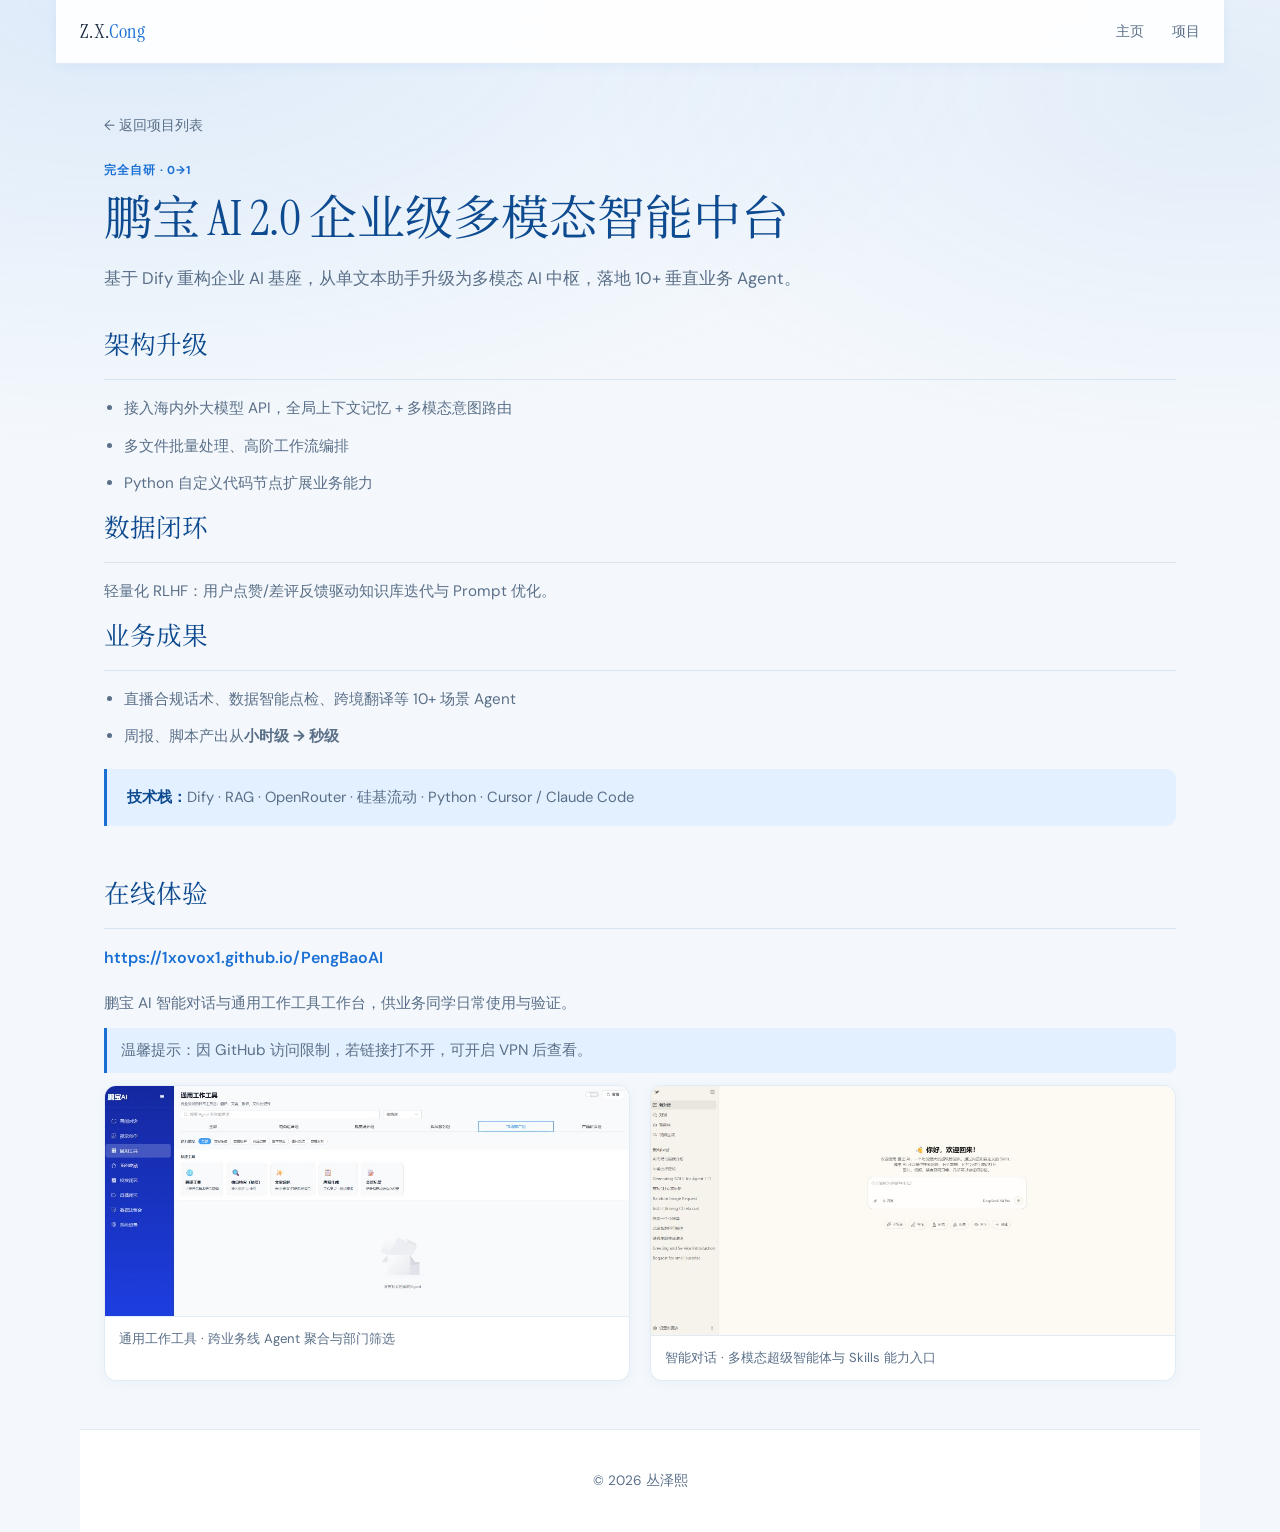
<file: projects/pengbao-ai2.html>
<!DOCTYPE html>
<html lang="zh-CN">
<head>
  <meta charset="UTF-8" />
  <meta name="viewport" content="width=device-width, initial-scale=1.0" />
  <title>鹏宝 AI 2.0 — 丛泽熙</title>
  <link rel="stylesheet" href="../css/main.css" />
</head>
<body>
  <nav class="site-nav">
    <a class="brand" href="../index.html">Z.X.<span>Cong</span></a>
    <button class="nav-toggle" aria-label="菜单">☰</button>
    <ul class="nav-links">
      <li><a href="../index.html">主页</a></li>
      <li><a href="../index.html#projects">项目</a></li>
    </ul>
  </nav>
  <main class="wrap">
    <header class="page-hero">
      <a class="back-link" href="../index.html#projects">← 返回项目列表</a>
      <div class="proj-tag">完全自研 · 0→1</div>
      <h1>鹏宝 AI 2.0 企业级多模态智能中台</h1>
      <p class="page-lead">基于 Dify 重构企业 AI 基座，从单文本助手升级为多模态 AI 中枢，落地 10+ 垂直业务 Agent。</p>
    </header>
    <article class="content-block">
      <h2>架构升级</h2>
      <ul>
        <li>接入海内外大模型 API，全局上下文记忆 + 多模态意图路由</li>
        <li>多文件批量处理、高阶工作流编排</li>
        <li>Python 自定义代码节点扩展业务能力</li>
      </ul>
      <h2>数据闭环</h2>
      <p>轻量化 RLHF：用户点赞/差评反馈驱动知识库迭代与 Prompt 优化。</p>
      <h2>业务成果</h2>
      <ul>
        <li>直播合规话术、数据智能点检、跨境翻译等 10+ 场景 Agent</li>
        <li>周报、脚本产出从<strong>小时级 → 秒级</strong></li>
      </ul>
      <div class="highlight-box"><strong>技术栈：</strong>Dify · RAG · OpenRouter · 硅基流动 · Python · Cursor / Claude Code</div>
    </article>

    <article class="content-block">
      <h2>在线体验</h2>
      <p>
        <a class="project-demo-link" href="https://1xovox1.github.io/PengBaoAI" target="_blank" rel="noopener noreferrer">
          https://1xovox1.github.io/PengBaoAI
        </a>
      </p>
      <p class="project-demo-note">鹏宝 AI 智能对话与通用工作工具工作台，供业务同学日常使用与验证。</p>
      <p class="project-demo-tip">温馨提示：因 GitHub 访问限制，若链接打不开，可开启 VPN 后查看。</p>

      <div class="project-gallery">
        <figure class="project-shot">
          <img src="../images/projects/pengbao-workbench.png" alt="鹏宝 AI 通用工作工具工作台界面" loading="lazy" />
          <figcaption>通用工作工具 · 跨业务线 Agent 聚合与部门筛选</figcaption>
        </figure>
        <figure class="project-shot">
          <img src="../images/projects/pengbao-chat.png" alt="鹏宝 AI 智能对话主界面" loading="lazy" />
          <figcaption>智能对话 · 多模态超级智能体与 Skills 能力入口</figcaption>
        </figure>
      </div>
    </article>
  </main>
  <footer class="site-footer wrap">© 2026 丛泽熙</footer>
  <script src="../js/main.js"></script>
</body>
</html>
</file>
<file: styles.css>
:root {
  --ink: #0b1220;
  --ink-2: #182235;
  --paper: #f5f3ec;
  --paper-2: #ebe8dd;
  --white: #ffffff;
  --muted: #667085;
  --line: rgba(11, 18, 32, .14);
  --lime: #c9ff4a;
  --cyan: #63e6f5;
  --blue: #3767ff;
  --radius-sm: 12px;
  --radius-md: 20px;
  --radius-lg: 32px;
  --shadow: 0 24px 70px rgba(11, 18, 32, .12);
  --shell: 1180px;
}

* { box-sizing: border-box; }
html { scroll-behavior: smooth; scroll-padding-top: 90px; }
body {
  margin: 0;
  color: var(--ink);
  background: var(--paper);
  font-family: Manrope, "Noto Sans SC", system-ui, sans-serif;
  font-size: 16px;
  line-height: 1.7;
  -webkit-font-smoothing: antialiased;
}
body::before {
  content: "";
  position: fixed;
  inset: 0;
  z-index: -1;
  pointer-events: none;
  opacity: .32;
  background-image: url("data:image/svg+xml,%3Csvg viewBox='0 0 160 160' xmlns='http://www.w3.org/2000/svg'%3E%3Cfilter id='n'%3E%3CfeTurbulence type='fractalNoise' baseFrequency='.9' numOctaves='2' stitchTiles='stitch'/%3E%3C/filter%3E%3Crect width='100%25' height='100%25' filter='url(%23n)' opacity='.08'/%3E%3C/svg%3E");
}

a { color: inherit; text-decoration: none; }
button, a { -webkit-tap-highlight-color: transparent; }
button { font: inherit; }
img { display: block; max-width: 100%; }
h1, h2, h3, p, dl, dd { margin-top: 0; }
.shell { width: min(var(--shell), calc(100% - 48px)); margin-inline: auto; }
.sr-only { position: absolute; width: 1px; height: 1px; padding: 0; margin: -1px; overflow: hidden; clip: rect(0,0,0,0); white-space: nowrap; border: 0; }
.skip-link { position: fixed; left: 16px; top: -80px; z-index: 1000; padding: 12px 16px; color: var(--white); background: var(--ink); border-radius: var(--radius-sm); }
.skip-link:focus { top: 16px; }

.topbar {
  position: sticky;
  top: 0;
  z-index: 100;
  width: min(1240px, calc(100% - 32px));
  min-height: 68px;
  margin: 16px auto 0;
  padding: 10px 12px 10px 18px;
  display: flex;
  align-items: center;
  justify-content: space-between;
  border: 1px solid rgba(255,255,255,.62);
  border-radius: 18px;
  background: rgba(245, 243, 236, .86);
  box-shadow: 0 12px 36px rgba(11,18,32,.08);
  backdrop-filter: blur(18px);
}
.brand { display: flex; align-items: center; gap: 12px; font-weight: 800; }
.brand-mark { display: grid; place-items: center; width: 40px; height: 40px; color: var(--lime); background: var(--ink); border-radius: 10px; font-size: 14px; letter-spacing: -.04em; }
.brand-name { font-size: 15px; }
.site-nav { display: flex; align-items: center; gap: 28px; }
.site-nav a { position: relative; padding: 10px 0; color: #344054; font-size: 14px; font-weight: 600; }
.site-nav a:not(.nav-cta)::after { content: ""; position: absolute; left: 0; right: 100%; bottom: 5px; height: 2px; background: var(--blue); transition: right .2s ease; }
.site-nav a:hover::after, .site-nav a.active::after { right: 0; }
.site-nav .nav-cta { padding: 11px 18px; color: var(--white); background: var(--ink); border-radius: 10px; transition: transform .2s ease, background .2s ease; }
.site-nav .nav-cta:hover { transform: translateY(-2px); background: var(--blue); }
.nav-toggle { display: none; width: 46px; height: 46px; padding: 0; border: 0; background: transparent; cursor: pointer; }
.nav-toggle span:not(.sr-only) { display: block; width: 22px; height: 2px; margin: 5px auto; background: var(--ink); transition: transform .2s ease; }

.hero { min-height: calc(100dvh - 100px); padding: 72px 0 80px; display: grid; grid-template-columns: 1.16fr .84fr; gap: 72px; align-items: center; }
.hero-copy { min-width: 0; }
.eyebrow, .section-kicker { margin-bottom: 18px; color: var(--blue); font-size: 12px; font-weight: 800; letter-spacing: .16em; text-transform: uppercase; }
.eyebrow { display: flex; align-items: center; gap: 10px; color: #334155; }
.status-dot { position: relative; width: 9px; height: 9px; background: #22c55e; border-radius: 50%; box-shadow: 0 0 0 5px rgba(34,197,94,.12); }
.hero h1 { max-width: 760px; margin-bottom: 28px; font-size: clamp(48px, 5.7vw, 82px); line-height: 1.03; letter-spacing: -.065em; }
.hero h1 em { color: var(--blue); font-style: normal; overflow-wrap: anywhere; }
.hero-lead { max-width: 670px; margin-bottom: 32px; color: #475467; font-size: clamp(18px, 1.7vw, 22px); line-height: 1.75; }
.hero-actions { display: flex; flex-wrap: wrap; gap: 12px; margin-bottom: 48px; }
.button { min-height: 50px; padding: 12px 20px; display: inline-flex; align-items: center; justify-content: center; gap: 20px; border-radius: var(--radius-sm); font-size: 14px; font-weight: 800; transition: transform .2s ease, box-shadow .2s ease, background .2s ease; }
.button:hover { transform: translateY(-3px); }
.button-primary { color: var(--ink); background: var(--lime); box-shadow: 0 12px 28px rgba(120,160,0,.18); }
.button-primary:hover { box-shadow: 0 16px 34px rgba(120,160,0,.24); }
.button-secondary { border: 1px solid var(--line); background: rgba(255,255,255,.48); }
.hero-meta { display: grid; grid-template-columns: repeat(3, 1fr); gap: 18px; margin: 0; padding-top: 24px; border-top: 1px solid var(--line); }
.hero-meta div { min-width: 0; }
.hero-meta dt { color: #98a2b3; font-size: 11px; font-weight: 700; letter-spacing: .08em; text-transform: uppercase; }
.hero-meta dd { margin: 5px 0 0; font-size: 13px; font-weight: 700; line-height: 1.45; }
.hero-visual { position: relative; min-width: 0; }
.portrait-card { position: relative; max-width: 430px; margin: 0 auto; aspect-ratio: .78; overflow: hidden; border-radius: var(--radius-lg); background: var(--ink); box-shadow: var(--shadow); }
.portrait-card::after { content: ""; position: absolute; inset: 0; background: linear-gradient(180deg, transparent 46%, rgba(11,18,32,.86)); }
.portrait-grid { position: absolute; inset: 0; opacity: .22; background-image: linear-gradient(rgba(255,255,255,.18) 1px, transparent 1px), linear-gradient(90deg, rgba(255,255,255,.18) 1px, transparent 1px); background-size: 36px 36px; }
.portrait-card img { position: absolute; inset: 0; width: 100%; height: 100%; object-fit: cover; object-position: center 24%; filter: saturate(.82) contrast(1.03); }
.portrait-caption { position: absolute; z-index: 2; left: 28px; right: 28px; bottom: 26px; display: flex; align-items: end; justify-content: space-between; color: var(--white); }
.portrait-caption span { max-width: 120px; color: var(--lime); font-size: 11px; font-weight: 800; letter-spacing: .12em; text-transform: uppercase; }
.portrait-caption strong { font-size: 18px; }
.floating-note { position: absolute; z-index: 3; width: 150px; padding: 14px 16px; border: 1px solid rgba(255,255,255,.78); border-radius: 16px; background: rgba(255,255,255,.88); box-shadow: 0 16px 40px rgba(11,18,32,.14); backdrop-filter: blur(14px); }
.floating-note span { display: block; color: var(--muted); font-size: 11px; }
.floating-note strong { display: block; margin-top: 2px; font-size: 17px; }
.note-top { top: 12%; right: -22px; }
.note-bottom { bottom: 19%; left: -46px; }

.value-section { padding: 112px 0; color: var(--white); background: var(--ink); }
.section-heading { margin-bottom: 48px; display: grid; grid-template-columns: 1.5fr .7fr; gap: 60px; align-items: end; }
.section-heading h2, .method-intro h2, .next-section h2, .contact-section h2 { margin-bottom: 0; font-size: clamp(36px, 4.3vw, 62px); line-height: 1.1; letter-spacing: -.05em; }
.section-heading > p { margin-bottom: 2px; color: #98a2b3; font-size: 15px; }
.value-section .section-kicker, .contact-section .section-kicker { color: var(--lime); }
.metric-grid { display: grid; grid-template-columns: repeat(12, 1fr); gap: 16px; }
.metric-card { grid-column: span 3; min-height: 330px; padding: 28px; display: flex; flex-direction: column; border: 1px solid rgba(255,255,255,.13); border-radius: var(--radius-md); background: #151f31; }
.metric-card:nth-child(1), .metric-card:nth-child(4) { grid-column: span 3; }
.metric-primary { color: var(--ink); background: var(--lime); border-color: transparent; }
.metric-dark { background: linear-gradient(145deg, #1c2740, #0f1728); }
.metric-head { display: flex; align-items: center; justify-content: space-between; gap: 12px; font-size: 12px; font-weight: 800; letter-spacing: .08em; text-transform: uppercase; }
.metric-icon { display: grid; place-items: center; width: 32px; height: 32px; border: 1px solid currentColor; border-radius: 50%; }
.metric-tag, .live-chip { padding: 5px 8px; color: #b8c4d9; border: 1px solid rgba(255,255,255,.15); border-radius: 999px; font-size: 9px; }
.live-chip { display: flex; align-items: center; gap: 6px; }
.live-chip b { width: 6px; height: 6px; background: #22c55e; border-radius: 50%; }
.metric-number { margin: 42px 0 18px; font-size: clamp(48px, 5vw, 72px); font-weight: 800; line-height: .9; letter-spacing: -.06em; }
.metric-number small { margin: 0 3px; font-size: 18px; letter-spacing: 0; }
.metric-desc { margin-bottom: auto; color: #b8c4d9; font-size: 13px; line-height: 1.7; }
.metric-primary .metric-desc { color: #293217; }
.metric-foot, .schedule-row { padding-top: 22px; display: flex; flex-wrap: wrap; gap: 7px; }
.metric-foot span, .schedule-row span { padding: 5px 8px; color: #b8c4d9; border: 1px solid rgba(255,255,255,.12); border-radius: 7px; font-size: 9px; }
.sparkline { height: 44px; margin-top: 22px; display: flex; align-items: end; gap: 5px; }
.sparkline i { flex: 1; height: 30%; background: var(--ink); border-radius: 3px 3px 0 0; opacity: .82; }
.sparkline i:nth-child(2) { height: 50%; }.sparkline i:nth-child(3) { height: 40%; }.sparkline i:nth-child(4) { height: 68%; }.sparkline i:nth-child(5) { height: 58%; }.sparkline i:nth-child(6) { height: 82%; }.sparkline i:nth-child(7) { height: 72%; }.sparkline i:nth-child(8) { height: 100%; }
.ops-strip { margin-top: 18px; padding: 22px 26px; display: grid; grid-template-columns: 1.25fr repeat(3, 1fr) 1.7fr; gap: 22px; align-items: center; border: 1px solid rgba(255,255,255,.12); border-radius: var(--radius-md); }
.ops-label span, .ops-item span { display: block; color: #7f8da7; font-size: 9px; font-weight: 800; letter-spacing: .12em; }
.ops-label strong, .ops-item strong { display: block; margin-top: 4px; font-size: 13px; }
.ops-strip > p { margin: 0; color: #98a2b3; font-size: 11px; line-height: 1.6; }

.projects-section, .experience-section { padding-top: 120px; padding-bottom: 120px; }
.projects-section .section-heading > p, .experience-section .section-heading > p { color: var(--muted); }
.project-feature { margin-bottom: 18px; padding: 18px; display: grid; grid-template-columns: .95fr 1.05fr; gap: 18px; color: var(--white); border-radius: var(--radius-lg); background: var(--ink); overflow: hidden; }
.project-copy { padding: 44px 36px; }
.project-index, .project-type, .card-topline { font-size: 10px; font-weight: 800; letter-spacing: .13em; text-transform: uppercase; }
.project-index { color: var(--lime); }
.project-type { margin: 48px 0 12px; color: #7f8da7; }
.project-copy h3 { margin-bottom: 22px; font-size: clamp(30px, 3vw, 46px); line-height: 1.15; letter-spacing: -.04em; }
.project-copy > p:not(.project-type) { color: #b8c4d9; font-size: 14px; }
.project-points { margin: 28px 0; padding: 0; list-style: none; border-top: 1px solid rgba(255,255,255,.12); }
.project-points li { padding: 13px 0; display: flex; align-items: center; gap: 13px; border-bottom: 1px solid rgba(255,255,255,.12); font-size: 12px; }
.project-points span { color: var(--lime); font-size: 9px; font-weight: 800; }
.project-tags { display: flex; flex-wrap: wrap; gap: 7px; }
.project-tags span { padding: 6px 9px; color: #7f8da7; border: 1px solid rgba(255,255,255,.13); border-radius: 999px; font-size: 9px; }
.project-image { position: relative; min-height: 570px; padding: 0; overflow: hidden; border: 0; border-radius: 22px; cursor: zoom-in; background: #e8ecf2; }
.project-image img { width: 100%; height: 100%; object-fit: cover; object-position: left top; transition: transform .45s ease; }
.project-image:hover img { transform: scale(1.025); }
.image-label { position: absolute; left: 16px; right: 16px; bottom: 16px; padding: 12px 14px; display: flex; align-items: center; justify-content: space-between; color: var(--ink); border-radius: 11px; background: rgba(255,255,255,.88); font-size: 10px; font-weight: 800; text-transform: uppercase; backdrop-filter: blur(10px); }
.project-grid { display: grid; grid-template-columns: 1fr 1fr; gap: 18px; }
.project-card { min-height: 530px; padding: 34px; display: flex; flex-direction: column; border: 1px solid var(--line); border-radius: var(--radius-lg); background: rgba(255,255,255,.45); overflow: hidden; }
.project-card:nth-child(2), .project-card:nth-child(3) { color: var(--white); background: var(--ink-2); border-color: transparent; }
.card-topline { display: flex; justify-content: space-between; color: #8b94a4; }
.card-topline span:first-child { color: var(--blue); }
.project-card:nth-child(2) .card-topline span:first-child, .project-card:nth-child(3) .card-topline span:first-child { color: var(--lime); }
.project-card h3 { max-width: 520px; margin: 66px 0 14px; font-size: clamp(28px, 2.7vw, 40px); line-height: 1.15; letter-spacing: -.04em; }
.project-card > p { color: var(--muted); font-size: 14px; }
.project-card:nth-child(2) > p, .project-card:nth-child(3) > p { color: #aeb9cc; }
.case-list { margin-top: 22px; display: grid; gap: 10px; }
.case-list > div { padding: 15px 0; display: grid; grid-template-columns: .8fr 1.2fr; gap: 18px; border-top: 1px solid var(--line); }
.case-list strong { font-size: 12px; }
.case-list span { color: var(--muted); font-size: 11px; line-height: 1.6; }
.case-list.compact { margin-top: 32px; }
.card-outcome { margin-top: auto; padding-top: 22px; display: flex; align-items: end; justify-content: space-between; gap: 24px; border-top: 1px solid var(--line); }
.card-outcome span { color: var(--muted); font-size: 10px; }
.card-outcome strong { max-width: 280px; text-align: right; font-size: 15px; }
.inline-shot { position: relative; height: 214px; margin: 18px 0 24px; padding: 0; overflow: hidden; border: 0; border-radius: 15px; background: #dfe4ec; cursor: zoom-in; }
.inline-shot img { width: 100%; height: 100%; object-fit: cover; object-position: top; transition: transform .4s ease; }
.inline-shot:hover img { transform: scale(1.03); }
.inline-shot span { position: absolute; right: 12px; bottom: 12px; padding: 8px 10px; color: var(--ink); border-radius: 8px; background: rgba(255,255,255,.9); font-size: 9px; font-weight: 800; }
.project-card .project-tags { margin-top: auto; }
.pipeline { margin: 30px 0 8px; padding: 16px; display: flex; align-items: center; justify-content: space-between; gap: 8px; color: var(--ink); border-radius: 13px; background: var(--lime); font-size: 10px; font-weight: 800; }

.method-section { padding: 120px 0; color: var(--white); background: var(--blue); }
.method-layout { display: grid; grid-template-columns: .78fr 1.22fr; gap: 96px; }
.method-intro { position: sticky; top: 120px; align-self: start; }
.method-intro .section-kicker { color: var(--lime); }
.method-intro p:last-child { max-width: 460px; margin-top: 28px; color: #d7e0ff; }
.method-list { margin: 0; padding: 0; list-style: none; }
.method-list li { padding: 30px 0; display: grid; grid-template-columns: 58px 1fr; gap: 24px; border-top: 1px solid rgba(255,255,255,.25); }
.method-list li:last-child { border-bottom: 1px solid rgba(255,255,255,.25); }
.method-list > li > span { color: var(--lime); font-size: 11px; font-weight: 800; }
.method-list h3 { margin-bottom: 7px; font-size: 22px; }
.method-list p { margin: 0; color: #d7e0ff; font-size: 13px; }

.experience-layout { display: grid; grid-template-columns: 1.15fr .85fr; gap: 96px; }
.timeline { position: relative; padding-left: 34px; }
.timeline::before { content: ""; position: absolute; left: 5px; top: 8px; bottom: 8px; width: 1px; background: var(--line); }
.timeline-item { position: relative; padding-bottom: 52px; }
.timeline-dot { position: absolute; left: -34px; top: 6px; width: 11px; height: 11px; border: 2px solid var(--paper); border-radius: 50%; background: #98a2b3; box-shadow: 0 0 0 1px #98a2b3; }
.timeline-item.current .timeline-dot { background: var(--blue); box-shadow: 0 0 0 1px var(--blue), 0 0 0 7px rgba(55,103,255,.12); }
.timeline-date { margin-bottom: 7px; color: var(--blue); font-size: 11px; font-weight: 800; letter-spacing: .08em; }
.timeline-item h3 { margin-bottom: 2px; font-size: 24px; }
.timeline-role { margin-bottom: 12px; font-weight: 700; }
.timeline-item > p:last-child { max-width: 620px; margin-bottom: 0; color: var(--muted); font-size: 13px; }
.capability-panel { padding: 32px; border-radius: var(--radius-lg); background: var(--white); box-shadow: 0 22px 60px rgba(11,18,32,.08); }
.capability-block { padding: 22px 0; border-bottom: 1px solid var(--line); }
.capability-block:first-child { padding-top: 0; }
.cap-label, .education-card > span { color: var(--blue); font-size: 9px; font-weight: 800; letter-spacing: .14em; }
.capability-block h3 { margin: 6px 0; font-size: 18px; }
.capability-block p { margin: 0; color: var(--muted); font-size: 11px; }
.education-card { margin-top: 28px; padding: 22px; color: var(--white); border-radius: 17px; background: var(--ink); }
.education-card > span { color: var(--lime); }
.education-card strong { display: block; margin: 10px 0 6px; font-size: 15px; }
.education-card p { margin: 0; color: #9aa8bd; font-size: 10px; }

.next-section { margin-bottom: 120px; padding: 56px; color: var(--white); border-radius: var(--radius-lg); background: var(--ink); }
.next-section { display: grid; grid-template-columns: .85fr 1.15fr; gap: 72px; }
.next-section h2 { font-size: clamp(34px, 3.6vw, 52px); }
.next-section .section-kicker { color: var(--lime); }
.next-grid { display: grid; gap: 22px; }
.next-grid > div { padding-bottom: 20px; display: grid; grid-template-columns: 36px .55fr 1fr; gap: 15px; align-items: start; border-bottom: 1px solid rgba(255,255,255,.14); }
.next-grid span { color: var(--lime); font-size: 9px; font-weight: 800; }
.next-grid strong { font-size: 14px; }
.next-grid p { margin: 0; color: #9aa8bd; font-size: 11px; }

.contact-section { padding: 100px 0; color: var(--white); background: var(--blue); }
.contact-layout { display: grid; grid-template-columns: 1.2fr .8fr; gap: 80px; align-items: end; }
.contact-section h2 { max-width: 760px; }
.contact-actions { display: grid; }
.contact-actions a { min-height: 74px; padding: 16px 0; display: flex; align-items: center; justify-content: space-between; gap: 16px; border-top: 1px solid rgba(255,255,255,.3); transition: padding .2s ease; }
.contact-actions a:last-child { border-bottom: 1px solid rgba(255,255,255,.3); }
.contact-actions a:hover { padding-left: 8px; padding-right: 8px; }
.contact-actions span { color: #cdd8ff; font-size: 10px; }
.contact-actions strong { font-size: 14px; }
.footer { min-height: 90px; display: flex; align-items: center; justify-content: space-between; gap: 24px; color: var(--muted); font-size: 11px; }
.footer p { margin: 0; }
.footer a { min-height: 44px; display: inline-flex; align-items: center; font-weight: 700; }

.lightbox { width: min(1100px, calc(100% - 32px)); max-height: calc(100dvh - 32px); padding: 0; overflow: visible; border: 0; border-radius: var(--radius-md); background: transparent; }
.lightbox::backdrop { background: rgba(6,10,18,.88); backdrop-filter: blur(8px); }
.lightbox img { max-height: calc(100dvh - 48px); width: 100%; object-fit: contain; border-radius: var(--radius-md); }
.lightbox-close { position: absolute; z-index: 2; top: -14px; right: -14px; width: 44px; height: 44px; color: var(--ink); border: 0; border-radius: 50%; background: var(--lime); font-size: 28px; line-height: 1; cursor: pointer; }

.reveal { opacity: 0; transform: translateY(22px); transition: opacity .65s ease, transform .65s ease; }
.reveal.is-visible { opacity: 1; transform: translateY(0); }
.delay-1 { transition-delay: .08s; }.delay-2 { transition-delay: .16s; }.delay-3 { transition-delay: .24s; }

button:focus-visible, a:focus-visible { outline: 3px solid var(--cyan); outline-offset: 4px; }

@media (max-width: 1024px) {
  .hero { grid-template-columns: 1fr .72fr; gap: 44px; }
  .metric-card { grid-column: span 6; min-height: 300px; }
  .metric-card:nth-child(1), .metric-card:nth-child(4) { grid-column: span 6; }
  .ops-strip { grid-template-columns: repeat(4, 1fr); }
  .ops-strip > p { grid-column: 1 / -1; }
  .project-feature { grid-template-columns: 1fr; }
  .project-image { min-height: 430px; }
  .method-layout, .experience-layout { gap: 56px; }
  .next-section { grid-template-columns: 1fr; gap: 44px; }
}

@media (max-width: 800px) {
  .shell { width: min(100% - 32px, var(--shell)); }
  .topbar { width: calc(100% - 24px); margin-top: 12px; }
  .nav-toggle { display: block; }
  .site-nav { position: absolute; top: calc(100% + 8px); left: 0; right: 0; padding: 14px; display: none; align-items: stretch; gap: 2px; border: 1px solid var(--line); border-radius: 16px; background: rgba(245,243,236,.98); box-shadow: var(--shadow); }
  .site-nav.is-open { display: grid; }
  .site-nav a { min-height: 48px; padding: 13px 12px; }
  .site-nav a::after { display: none; }
  .site-nav .nav-cta { text-align: center; }
  .hero { min-height: auto; padding-top: 56px; grid-template-columns: 1fr; }
  .hero-copy { order: 1; }
  .hero-visual { order: 2; width: min(82%, 430px); margin: 8px auto 0; }
  .section-heading { grid-template-columns: 1fr; gap: 22px; }
  .project-grid { grid-template-columns: 1fr; }
  .project-card { min-height: 500px; }
  .method-layout { grid-template-columns: 1fr; gap: 52px; }
  .method-intro { position: static; }
  .experience-layout { grid-template-columns: 1fr; }
  .contact-layout { grid-template-columns: 1fr; gap: 56px; }
}

@media (max-width: 560px) {
  body { line-height: 1.65; }
  .shell { width: min(100% - 24px, var(--shell)); }
  .brand-name { display: none; }
  .hero { padding: 52px 0 72px; gap: 44px; }
  .hero h1 { font-size: clamp(40px, 11.5vw, 54px); overflow-wrap: anywhere; }
  .hero h1 em { display: block; word-break: break-all; }
  .hero-lead { font-size: 17px; }
  .hero-actions { display: grid; }
  .button { width: 100%; min-height: 52px; }
  .hero-meta { grid-template-columns: 1fr; gap: 14px; }
  .hero-meta div { padding-bottom: 12px; border-bottom: 1px solid var(--line); }
  .hero-visual { width: 88%; }
  .floating-note { width: 132px; padding: 11px 13px; }
  .floating-note strong { font-size: 14px; }
  .note-top { right: -18px; }
  .note-bottom { left: -18px; }
  .value-section, .method-section, .contact-section { padding: 88px 0; }
  .projects-section, .experience-section { padding-top: 88px; padding-bottom: 88px; }
  .section-heading { margin-bottom: 36px; }
  .section-heading h2, .method-intro h2, .contact-section h2 { font-size: 38px; }
  .metric-grid { grid-template-columns: 1fr; }
  .metric-card, .metric-card:nth-child(1), .metric-card:nth-child(4) { grid-column: auto; min-height: 290px; }
  .ops-strip { grid-template-columns: 1fr 1fr; padding: 20px; }
  .ops-label, .ops-strip > p { grid-column: 1 / -1; }
  .project-feature { padding: 10px; border-radius: 24px; }
  .project-copy { padding: 28px 18px; }
  .project-type { margin-top: 34px; }
  .project-copy h3 { font-size: 32px; }
  .project-image { min-height: 300px; }
  .project-card { min-height: 0; padding: 26px; border-radius: 24px; }
  .project-card h3 { margin-top: 48px; font-size: 31px; }
  .case-list > div { grid-template-columns: 1fr; gap: 5px; }
  .card-outcome { margin-top: 36px; align-items: start; flex-direction: column; }
  .card-outcome strong { text-align: left; }
  .pipeline { flex-wrap: wrap; justify-content: flex-start; }
  .method-list li { grid-template-columns: 34px 1fr; gap: 12px; }
  .capability-panel { padding: 24px; border-radius: 24px; }
  .next-section { margin-bottom: 88px; padding: 34px 24px; border-radius: 24px; }
  .next-section h2 { font-size: 36px; }
  .next-grid > div { grid-template-columns: 28px 1fr; }
  .next-grid p { grid-column: 2; }
  .contact-actions a { align-items: flex-start; flex-direction: column; gap: 2px; }
  .footer { padding: 24px 0; align-items: flex-start; flex-direction: column; }
}

@media (prefers-reduced-motion: reduce) {
  html { scroll-behavior: auto; }
  *, *::before, *::after { animation-duration: .01ms !important; animation-iteration-count: 1 !important; transition-duration: .01ms !important; }
  .reveal { opacity: 1; transform: none; }
}

@media print {
  .topbar, .hero-actions, .image-label, .lightbox, .footer a { display: none !important; }
  body { background: #fff; }
  .hero { min-height: auto; padding-top: 32px; }
  .value-section, .method-section, .contact-section { print-color-adjust: exact; -webkit-print-color-adjust: exact; }
  .reveal { opacity: 1; transform: none; }
  section, article { break-inside: avoid; }
}
</file>
<file: css/main.css>
/* 丛泽熙 · 个人简历站 — 蓝白清爽风 */
@import url('https://fonts.googleapis.com/css2?family=Instrument+Serif:ital@0;1&family=DM+Sans:ital,opsz,wght@0,9..40,400;0,9..40,500;0,9..40,600;0,9..40,700&family=Noto+Serif+SC:wght@500;600;700&display=swap');

:root {
  --bg: #f4f8fc;
  --bg-white: #ffffff;
  --bg-soft: #e8f2fb;
  --border: rgba(30, 90, 160, 0.12);
  --text: #1a2b42;
  --text-muted: #5a6f88;
  --accent: #1a6fd4;
  --accent-light: #3d8ee8;
  --accent-dim: rgba(26, 111, 212, 0.1);
  --accent-deep: #0d4a8f;
  --highlight: #e3f0ff;
  --serif: 'Instrument Serif', 'Noto Serif SC', Georgia, serif;
  --sans: 'DM Sans', 'Noto Sans SC', system-ui, sans-serif;
  --max: 1120px;
  --nav-h: 64px;
  --shadow: 0 4px 24px rgba(26, 111, 212, 0.08);
  --shadow-sm: 0 2px 12px rgba(26, 111, 212, 0.06);
}

*, *::before, *::after { box-sizing: border-box; margin: 0; padding: 0; }

html { scroll-behavior: smooth; font-size: 16px; }

body {
  font-family: var(--sans);
  background: var(--bg);
  color: var(--text);
  line-height: 1.65;
  -webkit-font-smoothing: antialiased;
}

body::before {
  content: '';
  position: fixed;
  inset: 0;
  background:
    radial-gradient(ellipse 70% 50% at 10% 0%, rgba(61, 142, 232, 0.12), transparent),
    radial-gradient(ellipse 50% 40% at 95% 10%, rgba(26, 111, 212, 0.08), transparent);
  pointer-events: none;
  z-index: 0;
}

a { color: var(--accent); text-decoration: none; transition: color 0.2s; }
a:hover { color: var(--accent-deep); }

.wrap {
  position: relative;
  z-index: 1;
  max-width: var(--max);
  margin: 0 auto;
  padding: 0 24px;
}

.site-nav {
  position: sticky;
  top: 0;
  z-index: 100;
  height: var(--nav-h);
  display: flex;
  align-items: center;
  justify-content: space-between;
  padding: 0 24px;
  max-width: calc(var(--max) + 48px);
  margin: 0 auto;
  background: rgba(255, 255, 255, 0.92);
  backdrop-filter: blur(12px);
  border-bottom: 1px solid var(--border);
  box-shadow: var(--shadow-sm);
}

.brand {
  font-family: var(--serif);
  font-size: 1.25rem;
  color: var(--text);
  letter-spacing: 0.02em;
}

.brand span { color: var(--accent); }

.nav-links { display: flex; gap: 28px; list-style: none; }

.nav-links a {
  color: var(--text-muted);
  font-size: 0.9rem;
  font-weight: 500;
}

.nav-links a:hover,
.nav-links a.active { color: var(--accent); }

.nav-toggle {
  display: none;
  background: var(--bg-white);
  border: 1px solid var(--border);
  color: var(--accent);
  padding: 6px 10px;
  border-radius: 6px;
  cursor: pointer;
  font-size: 1.1rem;
}

.hero {
  padding: 48px 0 40px;
  display: grid;
  grid-template-columns: auto 1fr;
  gap: 48px;
  align-items: start;
}

.hero-photo-col { flex-shrink: 0; }

.hero-photo-frame {
  width: 204px;
  padding: 3px;
  border-radius: 16px;
  background: linear-gradient(145deg, #3d8ee8 0%, #1a6fd4 50%, #0d4a8f 100%);
  box-shadow: var(--shadow);
}

.hero-photo-inner {
  border-radius: 13px;
  overflow: hidden;
  background: var(--bg-white);
  line-height: 0;
}

.hero-photo {
  width: 198px;
  height: 254px;
  object-fit: cover;
  object-position: center 22%;
  display: block;
}

.hero-main { min-width: 0; }

.hero-profile-grid {
  display: grid;
  grid-template-columns: 1fr 1.05fr;
  gap: 16px;
  margin-bottom: 20px;
  align-items: stretch;
}

.basic-info {
  display: grid;
  grid-template-columns: repeat(2, 1fr);
  gap: 12px 24px;
  background: var(--bg-white);
  border: 1px solid var(--border);
  border-radius: 14px;
  padding: 18px 22px;
  box-shadow: var(--shadow-sm);
}

.basic-info > div {
  padding: 4px 0;
  border-bottom: 1px solid rgba(30, 90, 160, 0.06);
}

.basic-info > div:nth-child(odd) { padding-right: 12px; }
.basic-info > div:nth-last-child(-n+2) { border-bottom: none; }

.basic-info dt {
  font-size: 0.75rem;
  color: var(--text-muted);
  font-weight: 600;
  letter-spacing: 0.04em;
}

.basic-info dd {
  font-size: 0.95rem;
  color: var(--accent-deep);
  font-weight: 600;
  margin: 0 0 8px;
}

.role-lines {
  display: flex;
  flex-direction: column;
  gap: 4px;
  line-height: 1.35;
}

.role-lines span {
  display: block;
}

.tl-role.role-lines {
  margin-bottom: 10px;
}

.hero-edu-card {
  background: linear-gradient(135deg, #ffffff 0%, #eef5fc 100%);
  border: 1px solid rgba(26, 111, 212, 0.2);
  border-radius: 14px;
  padding: 16px 18px;
  box-shadow: var(--shadow-sm);
}

.hero-edu-label {
  font-size: 0.72rem;
  font-weight: 700;
  letter-spacing: 0.1em;
  text-transform: uppercase;
  color: var(--accent);
  margin-bottom: 10px;
}

.hero-edu-line {
  font-size: 0.92rem;
  color: var(--accent-deep);
  margin-bottom: 2px;
  line-height: 1.4;
}

.hero-edu-line span {
  font-size: 0.78rem;
  color: var(--accent);
  font-weight: 600;
  margin-left: 6px;
}

.hero-edu-sub {
  font-size: 0.8rem;
  color: var(--text-muted);
  margin-bottom: 10px;
}

.hero-edu-score {
  margin-top: 10px;
  padding-top: 10px;
  border-top: 1px dashed var(--border);
  font-size: 0.82rem;
  color: var(--text-muted);
}

.hero-edu-score strong {
  color: var(--accent-deep);
  font-size: 0.95rem;
}

.hero-eyebrow {
  display: inline-flex;
  align-items: center;
  gap: 8px;
  font-size: 0.8rem;
  font-weight: 600;
  letter-spacing: 0.12em;
  text-transform: uppercase;
  color: var(--accent);
  margin-bottom: 20px;
}

.hero-eyebrow::before {
  content: '';
  width: 24px;
  height: 2px;
  background: var(--accent);
  border-radius: 1px;
}

.hero h1 {
  font-family: var(--serif);
  font-size: clamp(2.8rem, 7vw, 4.2rem);
  font-weight: 400;
  line-height: 1.1;
  margin-bottom: 12px;
  color: var(--accent-deep);
}

.hero h1 em {
  font-style: italic;
  color: var(--accent);
}

.hero-sub {
  font-size: 1.05rem;
  color: var(--text-muted);
  max-width: 680px;
  margin-bottom: 14px;
}

.hero-sub strong { color: var(--text); }

.hero-tools {
  font-size: 0.95rem;
  color: var(--text-muted);
  line-height: 1.75;
  max-width: 680px;
  margin-bottom: 24px;
  padding: 14px 18px;
  background: var(--bg-white);
  border: 1px solid var(--border);
  border-radius: 12px;
  box-shadow: var(--shadow-sm);
}

.hero-tools strong { color: var(--accent-deep); }

.stats {
  display: grid;
  grid-template-columns: repeat(4, 1fr);
  gap: 16px;
}

.stat {
  background: var(--bg-white);
  border: 1px solid var(--border);
  border-radius: 12px;
  padding: 18px 16px;
  text-align: center;
  box-shadow: var(--shadow-sm);
  transition: transform 0.2s;
}

.stat:hover { transform: translateY(-1px); }

.stat-num {
  font-family: var(--serif);
  font-size: 2rem;
  color: var(--accent);
  line-height: 1;
  margin-bottom: 6px;
}

.stat-label { font-size: 0.8rem; color: var(--text-muted); }

section {
  padding: 56px 0;
  border-top: 1px solid var(--border);
}

.section-label {
  font-size: 0.75rem;
  font-weight: 700;
  letter-spacing: 0.14em;
  text-transform: uppercase;
  color: var(--accent);
  margin-bottom: 8px;
}

.section-title {
  font-family: var(--serif);
  font-size: clamp(1.8rem, 4vw, 2.4rem);
  font-weight: 400;
  color: var(--accent-deep);
  margin-bottom: 32px;
}

.section-label-spaced { margin-top: 40px; }

.about-prose { max-width: 100%; }

.about-prose p {
  color: var(--text-muted);
  font-size: 0.95rem;
  line-height: 1.8;
  margin-bottom: 16px;
}

.intro-greeting {
  font-size: 1.05rem !important;
  color: var(--text) !important;
}

.about-prose strong { color: var(--accent-deep); font-weight: 600; }

.intro-list {
  margin: 0 0 20px 0;
  padding-left: 1.25em;
  color: var(--text-muted);
  font-size: 0.92rem;
  line-height: 1.75;
}

.intro-list li { margin-bottom: 8px; }

.intro-list-num { margin-bottom: 28px; }

.intro-blocks {
  display: grid;
  grid-template-columns: repeat(3, 1fr);
  gap: 16px;
  margin-top: 8px;
}

.intro-block {
  background: var(--bg-white);
  border: 1px solid var(--border);
  border-radius: 12px;
  padding: 20px 22px;
  box-shadow: var(--shadow-sm);
}

.intro-block h3 {
  font-size: 0.88rem;
  font-weight: 700;
  color: var(--accent);
  margin-bottom: 12px;
  letter-spacing: 0.04em;
}

.intro-block p {
  font-size: 0.88rem;
  margin-bottom: 0;
  line-height: 1.7;
}

.intro-block p + p,
.intro-tools {
  margin-top: 10px;
  font-size: 0.86rem;
  line-height: 1.65;
}

.intro-block .intro-list {
  margin-bottom: 0;
  padding-left: 1.1em;
  font-size: 0.86rem;
}

.intro-block .intro-sop {
  margin: 8px 0 0;
  padding-left: 1.2em;
  font-size: 0.86rem;
}

.intro-block .intro-sop li { margin-bottom: 6px; }

.about-prose p:last-child { margin-bottom: 0; }

@media (max-width: 900px) {
  .intro-blocks { grid-template-columns: 1fr; }
}

.cap-grid { display: grid; grid-template-columns: repeat(2, 1fr); gap: 20px; }

.section-capabilities {
  padding: 64px 0;
  margin: 0 -24px;
  padding-left: 24px;
  padding-right: 24px;
  background: linear-gradient(180deg, rgba(255, 255, 255, 0.75) 0%, rgba(232, 242, 251, 0.5) 100%);
  border-top: 1px solid var(--border);
  border-bottom: 1px solid var(--border);
}

.section-head-cap {
  margin-bottom: 36px;
  max-width: 640px;
}

.section-title-lg {
  font-size: clamp(2rem, 4.5vw, 2.75rem) !important;
  margin-bottom: 12px !important;
}

.section-desc {
  font-size: 0.95rem;
  color: var(--text-muted);
  line-height: 1.7;
}

.cap-grid-lg { gap: 24px; }

.cap-card-lg {
  padding: 32px 30px;
}

.cap-card-lg h3 {
  font-size: 1.15rem;
  margin-bottom: 12px;
}

.cap-card-lg p {
  font-size: 0.92rem;
  line-height: 1.7;
}

.cap-card-lg .cap-num {
  font-size: 0.8rem;
  margin-bottom: 14px;
}

.cap-card {
  background: var(--bg-white);
  border: 1px solid var(--border);
  border-radius: 14px;
  padding: 28px;
  transition: box-shadow 0.25s, transform 0.25s, border-color 0.25s;
  display: block;
  color: inherit;
  box-shadow: var(--shadow-sm);
}

.cap-card:hover {
  border-color: rgba(26, 111, 212, 0.35);
  transform: translateY(-2px);
  box-shadow: var(--shadow);
}

.cap-num {
  font-size: 0.75rem;
  font-weight: 700;
  color: var(--accent);
  letter-spacing: 0.1em;
  margin-bottom: 12px;
}

.cap-card h3 { font-size: 1.1rem; margin-bottom: 10px; color: var(--accent-deep); }

.cap-card p { font-size: 0.88rem; color: var(--text-muted); line-height: 1.6; }

.cap-link {
  display: inline-flex;
  align-items: center;
  gap: 6px;
  margin-top: 16px;
  font-size: 0.85rem;
  font-weight: 600;
  color: var(--accent);
}

.timeline { position: relative; padding-left: 28px; }

.timeline::before {
  content: '';
  position: absolute;
  left: 6px;
  top: 8px;
  bottom: 8px;
  width: 2px;
  background: linear-gradient(180deg, var(--accent), var(--bg-soft));
  border-radius: 1px;
}

.tl-item { position: relative; margin-bottom: 36px; }

.tl-item::before {
  content: '';
  position: absolute;
  left: -28px;
  top: 8px;
  width: 11px;
  height: 11px;
  border-radius: 50%;
  background: var(--accent);
  box-shadow: 0 0 0 4px var(--accent-dim);
}

.tl-head {
  display: flex;
  flex-wrap: wrap;
  gap: 8px 16px;
  align-items: baseline;
  margin-bottom: 8px;
}

.tl-head h3 { font-size: 1.05rem; color: var(--accent-deep); }

.tl-time { font-size: 0.82rem; color: var(--accent); font-weight: 600; }

.tl-role { font-size: 0.88rem; color: var(--text-muted); margin-bottom: 10px; }

.result-block {
  background: var(--bg-white);
  border: 1px solid var(--border);
  border-radius: 12px;
  padding: 16px 18px;
  margin-bottom: 14px;
  box-shadow: var(--shadow-sm);
}

.result-block:last-child { margin-bottom: 0; }

.result-title {
  font-size: 0.9rem;
  font-weight: 700;
  color: var(--accent-deep);
  margin-bottom: 10px;
  padding-bottom: 8px;
  border-bottom: 1px solid var(--border);
}

.daily-lead {
  font-size: 0.88rem;
  color: var(--text-muted);
  line-height: 1.65;
  margin-bottom: 12px;
}

.result-divider-label {
  font-size: 0.75rem;
  font-weight: 700;
  letter-spacing: 0.12em;
  text-transform: uppercase;
  color: var(--accent);
  margin: 28px 0 16px;
}

.result-list {
  margin: 0;
  padding-left: 18px;
  list-style: disc;
}

.result-list li {
  color: var(--text-muted);
  font-size: 0.88rem;
  line-height: 1.65;
  margin-bottom: 8px;
}

.result-list li:last-child { margin-bottom: 0; }

.result-list strong { color: var(--text); font-weight: 600; }

.proj-grid {
  display: grid;
  grid-template-columns: repeat(3, 1fr);
  gap: 20px;
}

.proj-card {
  background: var(--bg-white);
  border: 1px solid var(--border);
  border-radius: 14px;
  padding: 24px;
  display: flex;
  flex-direction: column;
  color: inherit;
  transition: box-shadow 0.25s, border-color 0.25s;
  box-shadow: var(--shadow-sm);
}

.proj-card:hover {
  border-color: rgba(26, 111, 212, 0.3);
  box-shadow: var(--shadow);
}

.proj-tag {
  font-size: 0.72rem;
  font-weight: 700;
  letter-spacing: 0.08em;
  text-transform: uppercase;
  color: var(--accent);
  margin-bottom: 10px;
}

.proj-card h3 { font-size: 1.05rem; margin-bottom: 10px; color: var(--accent-deep); }

.proj-card p {
  font-size: 0.86rem;
  color: var(--text-muted);
  flex: 1;
  margin-bottom: 16px;
}

.proj-metrics { display: flex; flex-wrap: wrap; gap: 8px; margin-bottom: 14px; }

.proj-metrics span {
  font-size: 0.75rem;
  padding: 4px 10px;
  background: var(--accent-dim);
  color: var(--accent-deep);
  border-radius: 20px;
  font-weight: 600;
}

.proj-stack { display: flex; flex-wrap: wrap; gap: 6px; margin-bottom: 14px; }

.proj-stack code {
  font-size: 0.72rem;
  padding: 3px 8px;
  background: var(--bg-soft);
  border-radius: 4px;
  color: var(--text-muted);
}

.tech-grid { display: flex; flex-wrap: wrap; gap: 10px; }

.tech-pill {
  padding: 8px 16px;
  background: var(--bg-white);
  border: 1px solid var(--border);
  border-radius: 8px;
  font-size: 0.85rem;
  color: var(--text-muted);
  box-shadow: var(--shadow-sm);
}

.tech-pill strong { color: var(--accent-deep); }

.contact-grid {
  display: grid;
  grid-template-columns: repeat(3, 1fr);
  gap: 20px;
}

.contact-item {
  background: var(--bg-white);
  border: 1px solid var(--border);
  border-radius: 12px;
  padding: 24px;
  box-shadow: var(--shadow-sm);
}

.contact-item .label {
  font-size: 0.75rem;
  text-transform: uppercase;
  letter-spacing: 0.1em;
  color: var(--text-muted);
  margin-bottom: 8px;
}

.contact-item a,
.contact-item span {
  font-size: 1rem;
  color: var(--accent-deep);
  word-break: break-all;
}

.page-hero { padding: 48px 0 32px; }

.back-link {
  display: inline-flex;
  align-items: center;
  gap: 6px;
  font-size: 0.88rem;
  color: var(--text-muted);
  margin-bottom: 24px;
}

.back-link:hover { color: var(--accent); }

.page-hero h1 {
  font-family: var(--serif);
  font-size: clamp(2rem, 5vw, 3rem);
  font-weight: 400;
  line-height: 1.2;
  margin-bottom: 16px;
  color: var(--accent-deep);
}

.page-lead {
  font-size: 1.05rem;
  color: var(--text-muted);
  max-width: 720px;
  line-height: 1.75;
}

.mindmap {
  background: var(--bg-white);
  border: 1px solid var(--border);
  border-radius: 16px;
  padding: 32px;
  margin: 40px 0;
  overflow-x: auto;
  box-shadow: var(--shadow-sm);
}

.mindmap-inner {
  min-width: 680px;
  display: grid;
  grid-template-columns: repeat(5, 1fr);
  gap: 12px;
}

.mm-node {
  background: var(--bg-soft);
  border: 1px solid var(--border);
  border-radius: 10px;
  padding: 16px;
  font-size: 0.78rem;
  line-height: 1.5;
}

.mm-node h4 {
  font-size: 0.82rem;
  color: var(--accent-deep);
  margin-bottom: 8px;
  font-weight: 700;
}

.mm-node li { color: var(--text-muted); margin-left: 14px; margin-bottom: 4px; }

.content-block { margin-bottom: 48px; }

.content-block h2 {
  font-family: var(--serif);
  font-size: 1.6rem;
  font-weight: 400;
  color: var(--accent-deep);
  margin-bottom: 16px;
  padding-bottom: 12px;
  border-bottom: 1px solid var(--border);
}

.content-block h3 {
  font-size: 1rem;
  color: var(--accent);
  margin: 24px 0 10px;
}

.content-block p,
.content-block li {
  color: var(--text-muted);
  font-size: 0.95rem;
  margin-bottom: 12px;
}

.content-block ul { margin-left: 20px; }

.highlight-box {
  background: var(--highlight);
  border-left: 3px solid var(--accent);
  padding: 16px 20px;
  border-radius: 0 10px 10px 0;
  margin: 20px 0;
  font-size: 0.92rem;
  color: var(--text-muted);
}

.highlight-box strong { color: var(--accent-deep); }

.project-demo-link {
  display: inline-block;
  font-size: 1rem;
  font-weight: 600;
  word-break: break-all;
  margin-bottom: 8px;
}

.project-demo-note {
  font-size: 0.88rem;
  color: var(--text-muted);
  margin-bottom: 10px;
}

.project-demo-tip {
  font-size: 0.82rem;
  color: var(--text-muted);
  margin-bottom: 24px;
  padding: 10px 14px;
  background: var(--highlight);
  border-left: 3px solid var(--accent);
  border-radius: 0 8px 8px 0;
  line-height: 1.6;
}

.project-gallery {
  display: grid;
  grid-template-columns: repeat(2, 1fr);
  gap: 20px;
  margin-top: 8px;
}

.project-shot {
  margin: 0;
  background: var(--bg-white);
  border: 1px solid var(--border);
  border-radius: 12px;
  overflow: hidden;
  box-shadow: var(--shadow-sm);
}

.project-shot img {
  display: block;
  width: 100%;
  height: auto;
  vertical-align: top;
}

.project-shot figcaption {
  padding: 12px 14px;
  font-size: 0.82rem;
  color: var(--text-muted);
  line-height: 1.5;
  border-top: 1px solid var(--border);
}

@media (max-width: 768px) {
  .project-gallery { grid-template-columns: 1fr; }
}

.project-gallery-4 {
  grid-template-columns: repeat(2, 1fr);
}

@media (max-width: 900px) {
  .project-gallery-4 { grid-template-columns: 1fr; }
}

.site-footer {
  padding: 40px 0;
  border-top: 1px solid var(--border);
  text-align: center;
  font-size: 0.85rem;
  color: var(--text-muted);
  background: var(--bg-white);
}

.reveal {
  opacity: 0;
  transform: translateY(16px);
  animation: reveal 0.7s ease forwards;
}

@keyframes reveal {
  to { opacity: 1; transform: translateY(0); }
}

@media (max-width: 900px) {
  .hero {
    grid-template-columns: 1fr;
    justify-items: center;
    text-align: center;
    gap: 28px;
  }
  .hero-photo-col { margin: 0 auto; }
  .hero-main { width: 100%; }
  .hero-profile-grid { grid-template-columns: 1fr; }
  .basic-info { text-align: left; }
  .stats { grid-template-columns: repeat(2, 1fr); }
  .section-capabilities { margin: 0; padding-left: 0; padding-right: 0; }
  .cap-grid,
  .cap-grid-lg,
  .proj-grid,
  .contact-grid { grid-template-columns: 1fr; }
  .mindmap-inner { grid-template-columns: 1fr; min-width: 0; }
}

@media (max-width: 640px) {
  .nav-links { display: none; }
  .nav-links.open {
    display: flex;
    flex-direction: column;
    position: absolute;
    top: var(--nav-h);
    left: 0;
    right: 0;
    background: var(--bg-white);
    padding: 20px 24px;
    border-bottom: 1px solid var(--border);
    gap: 16px;
    box-shadow: var(--shadow);
  }
  .nav-toggle { display: block; }
  .stats { grid-template-columns: 1fr 1fr; }
}
</file>
